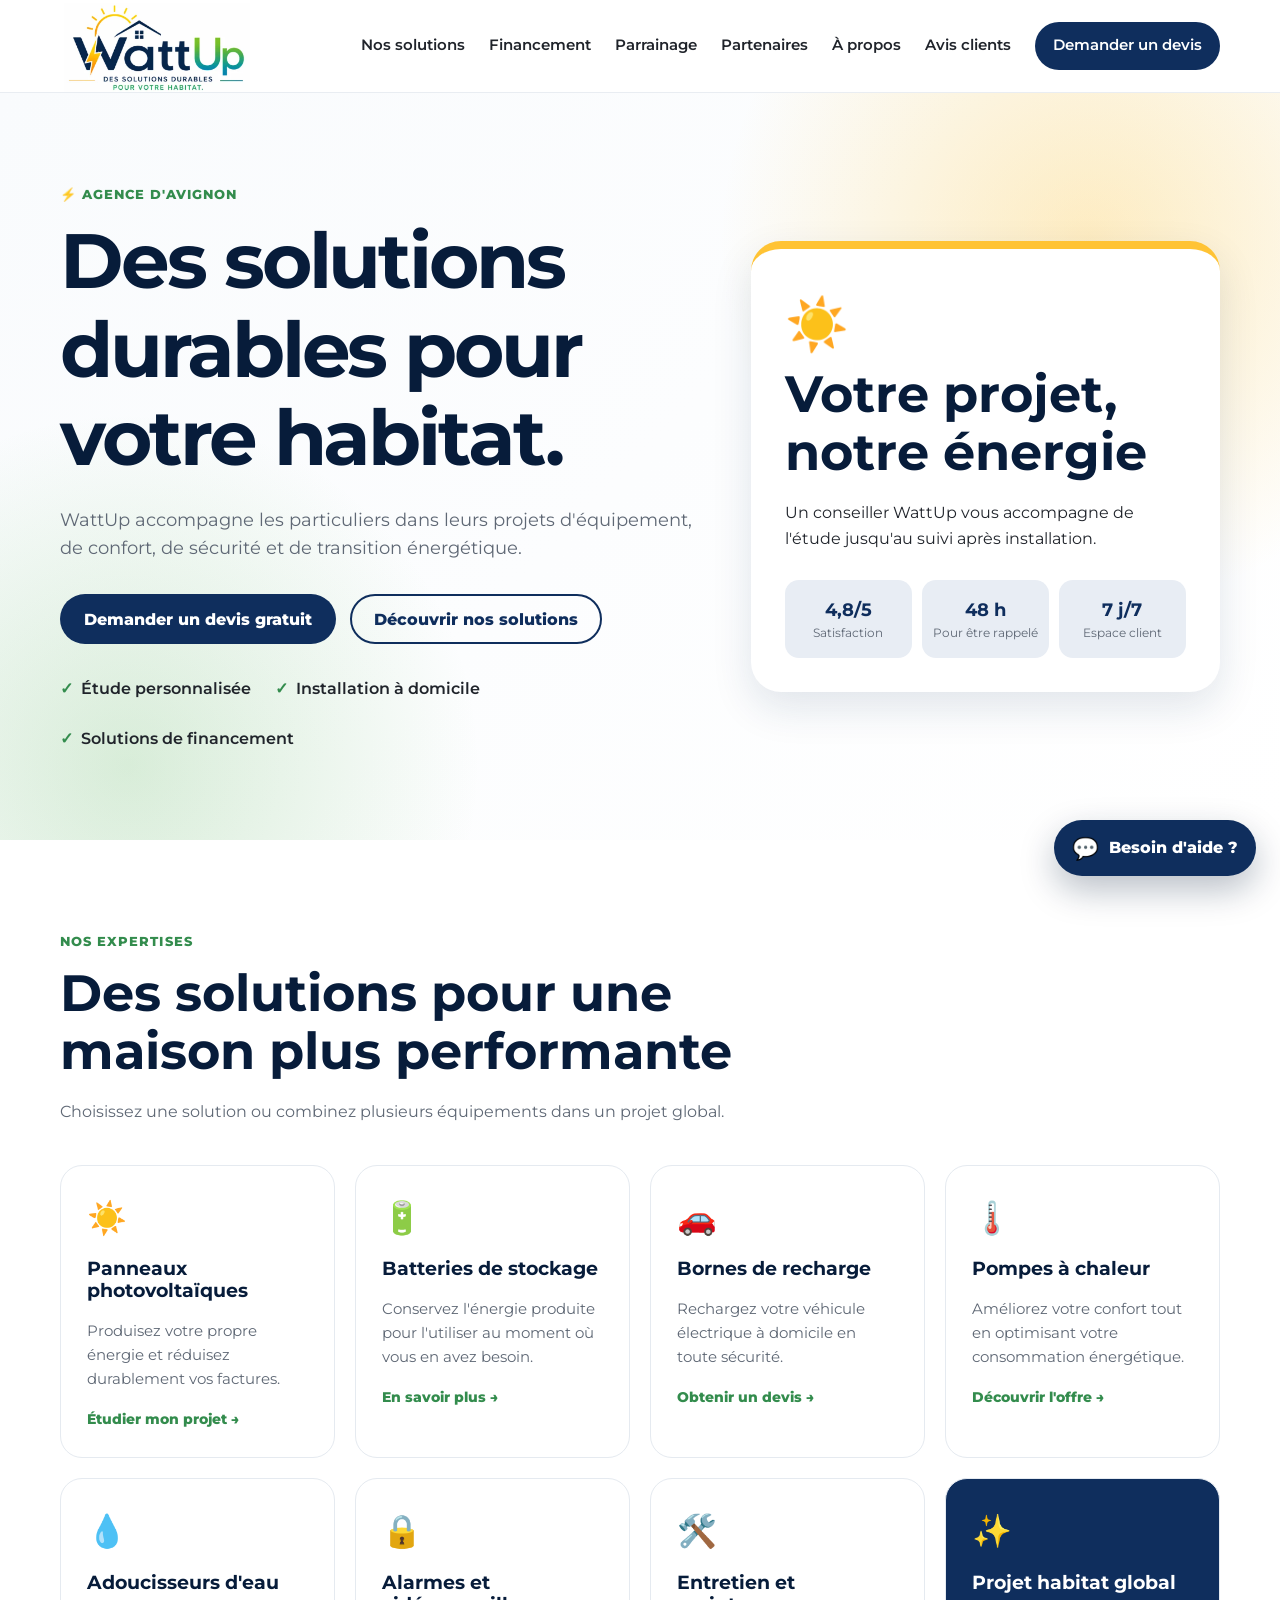
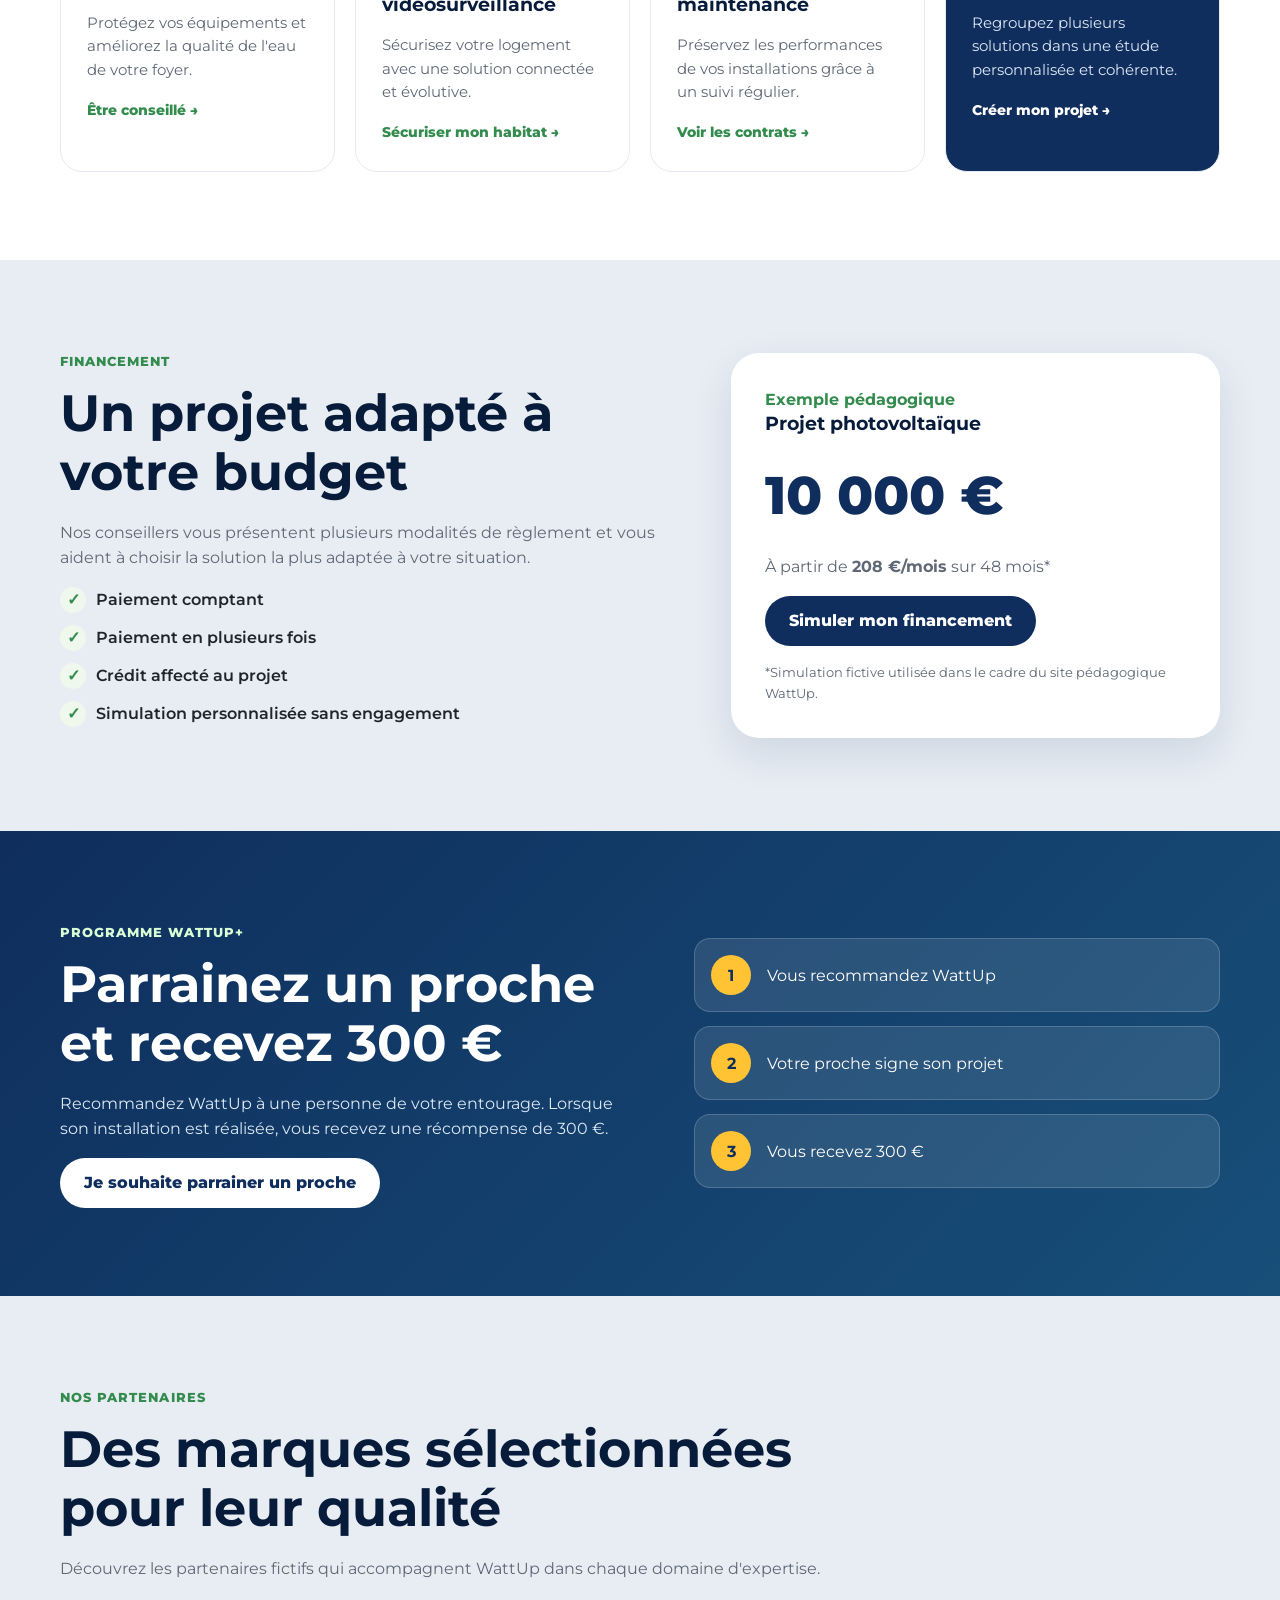
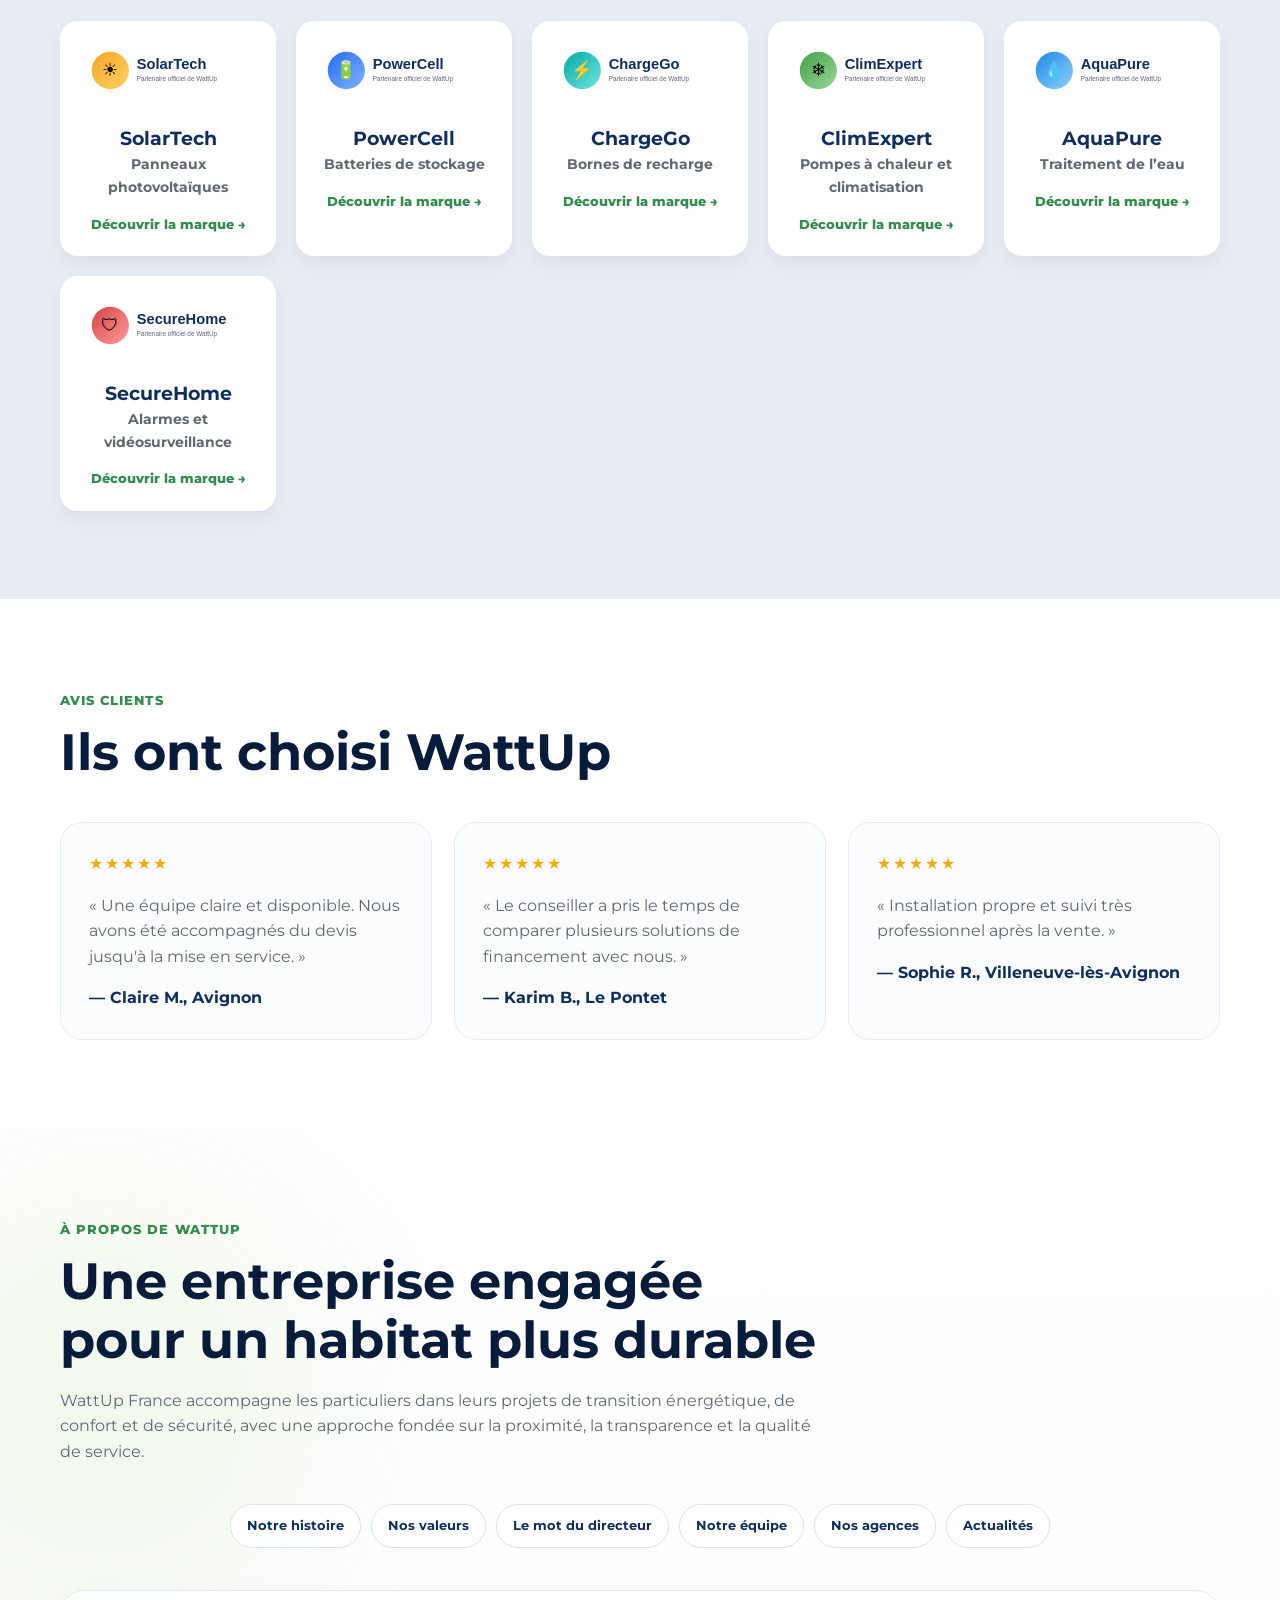
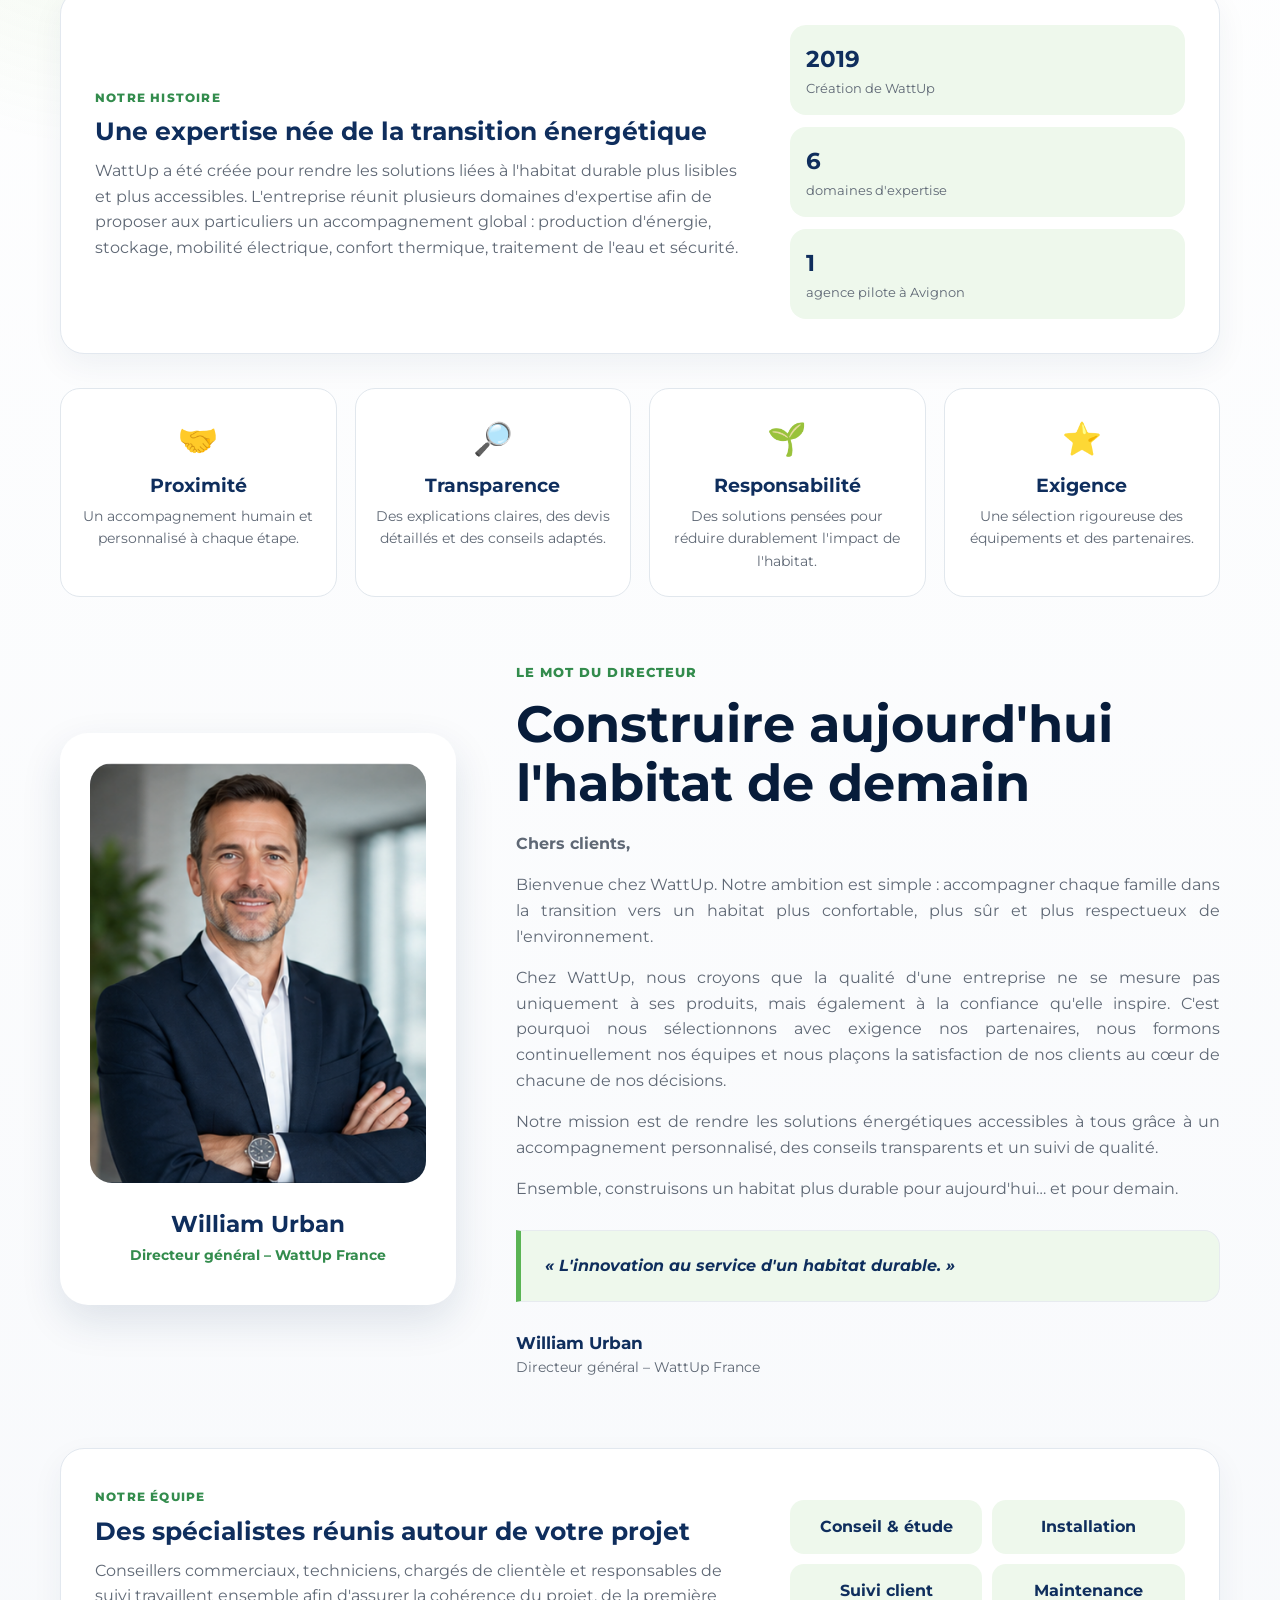
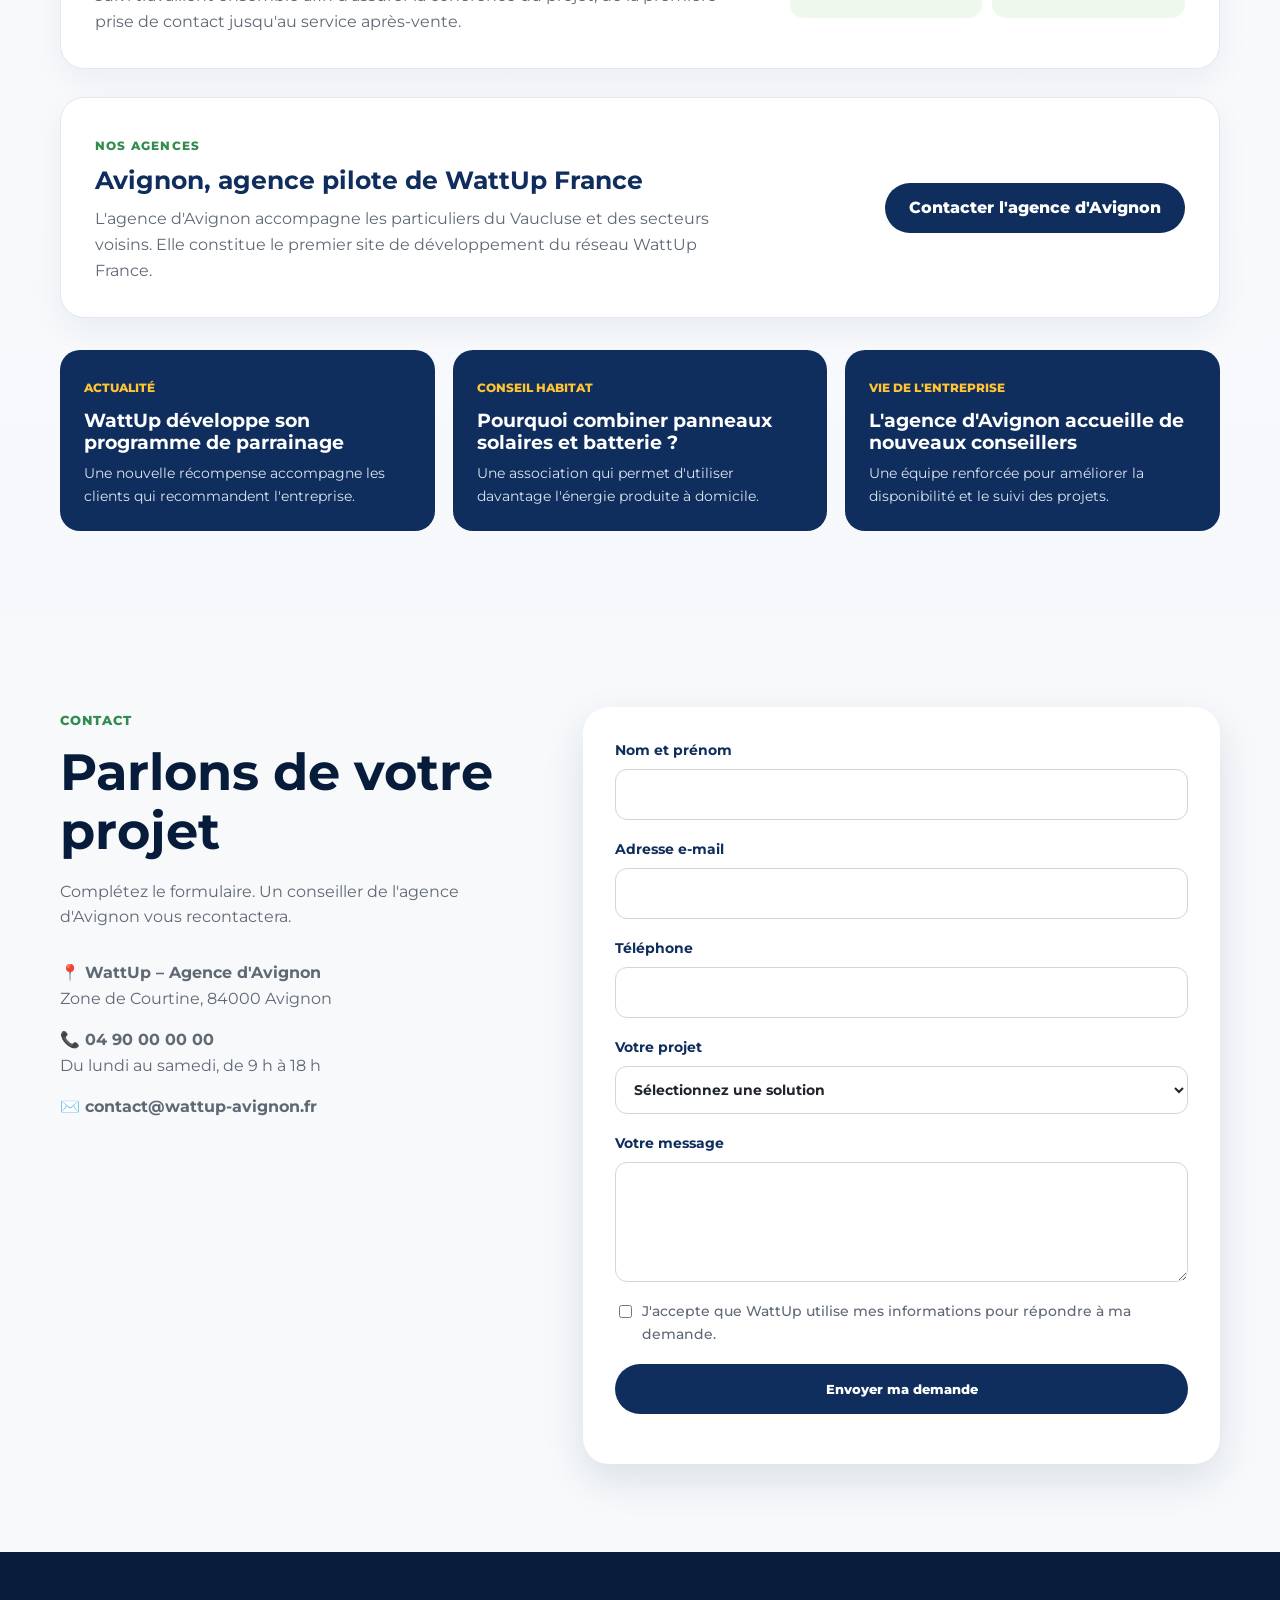
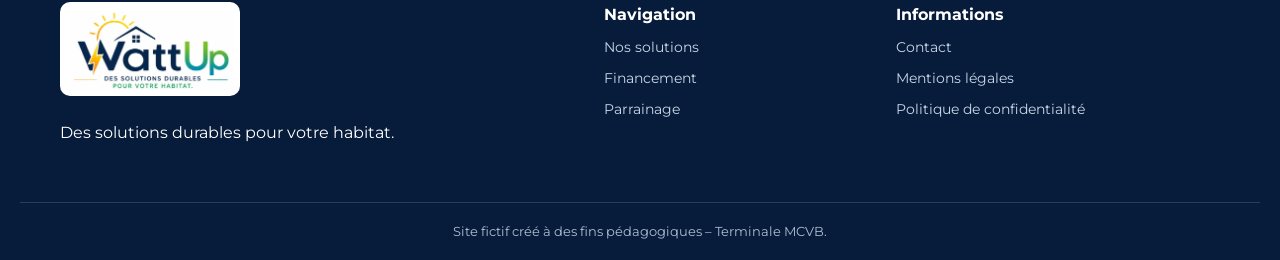
<file: index.html>
<!DOCTYPE html>
<html lang="fr">
<head>
  <meta charset="UTF-8">
  <meta name="viewport" content="width=device-width, initial-scale=1.0">
  <meta name="description" content="WattUp Avignon : solutions durables pour votre habitat.">
  <title>WattUp | Agence d'Avignon</title>
  <link rel="preconnect" href="https://fonts.googleapis.com">
  <link rel="preconnect" href="https://fonts.gstatic.com" crossorigin>
  <link href="https://fonts.googleapis.com/css2?family=Montserrat:wght@400;500;600;700;800&display=swap" rel="stylesheet">
  <link rel="stylesheet" href="style.css">
</head>
<body>
  <header class="site-header">
    <div class="container nav-wrap">
      <a class="brand" href="#accueil" aria-label="Accueil WattUp">
        <img src="assets/logo-wattup.png" alt="Logo WattUp">
      </a>

      <button class="menu-button" aria-label="Ouvrir le menu" aria-expanded="false">
        ☰
      </button>

      <nav class="main-nav" aria-label="Navigation principale">
        <a href="#solutions">Nos solutions</a>
        <a href="#financement">Financement</a>
        <a href="#parrainage">Parrainage</a>
        <a href="#partenaires">Partenaires</a>
        <a href="#apropos">À propos</a>
        <a href="#avis">Avis clients</a>
        <a class="nav-cta" href="#contact">Demander un devis</a>
      </nav>
    </div>
  </header>

  <main>
    <section id="accueil" class="hero">
      <div class="container hero-grid">
        <div class="hero-content">
          <span class="eyebrow">⚡ Agence d'Avignon</span>
          <h1>Des solutions durables pour votre habitat.</h1>
          <p>
            WattUp accompagne les particuliers dans leurs projets d'équipement,
            de confort, de sécurité et de transition énergétique.
          </p>
          <div class="hero-actions">
            <a class="button primary" href="#contact">Demander un devis gratuit</a>
            <a class="button secondary" href="#solutions">Découvrir nos solutions</a>
          </div>
          <ul class="hero-points">
            <li>Étude personnalisée</li>
            <li>Installation à domicile</li>
            <li>Solutions de financement</li>
          </ul>
        </div>

        <aside class="hero-card">
          <div class="energy-icon">☀️</div>
          <h2>Votre projet, notre énergie</h2>
          <p>Un conseiller WattUp vous accompagne de l'étude jusqu'au suivi après installation.</p>
          <div class="stats">
            <div><strong>4,8/5</strong><span>Satisfaction</span></div>
            <div><strong>48 h</strong><span>Pour être rappelé</span></div>
            <div><strong>7 j/7</strong><span>Espace client</span></div>
          </div>
        </aside>
      </div>
    </section>

    <section id="solutions" class="section">
      <div class="container">
        <div class="section-heading">
          <span class="eyebrow">Nos expertises</span>
          <h2>Des solutions pour une maison plus performante</h2>
          <p>Choisissez une solution ou combinez plusieurs équipements dans un projet global.</p>
        </div>

        <div class="cards">
          <article class="service-card">
            <span class="service-icon">☀️</span>
            <h3>Panneaux photovoltaïques</h3>
            <p>Produisez votre propre énergie et réduisez durablement vos factures.</p>
            <a href="#contact">Étudier mon projet →</a>
          </article>

          <article class="service-card">
            <span class="service-icon">🔋</span>
            <h3>Batteries de stockage</h3>
            <p>Conservez l'énergie produite pour l'utiliser au moment où vous en avez besoin.</p>
            <a href="#contact">En savoir plus →</a>
          </article>

          <article class="service-card">
            <span class="service-icon">🚗</span>
            <h3>Bornes de recharge</h3>
            <p>Rechargez votre véhicule électrique à domicile en toute sécurité.</p>
            <a href="#contact">Obtenir un devis →</a>
          </article>

          <article class="service-card">
            <span class="service-icon">🌡️</span>
            <h3>Pompes à chaleur</h3>
            <p>Améliorez votre confort tout en optimisant votre consommation énergétique.</p>
            <a href="#contact">Découvrir l'offre →</a>
          </article>

          <article class="service-card">
            <span class="service-icon">💧</span>
            <h3>Adoucisseurs d'eau</h3>
            <p>Protégez vos équipements et améliorez la qualité de l'eau de votre foyer.</p>
            <a href="#contact">Être conseillé →</a>
          </article>

          <article class="service-card">
            <span class="service-icon">🔒</span>
            <h3>Alarmes et vidéosurveillance</h3>
            <p>Sécurisez votre logement avec une solution connectée et évolutive.</p>
            <a href="#contact">Sécuriser mon habitat →</a>
          </article>

          <article class="service-card">
            <span class="service-icon">🛠️</span>
            <h3>Entretien et maintenance</h3>
            <p>Préservez les performances de vos installations grâce à un suivi régulier.</p>
            <a href="#contact">Voir les contrats →</a>
          </article>

          <article class="service-card highlighted">
            <span class="service-icon">✨</span>
            <h3>Projet habitat global</h3>
            <p>Regroupez plusieurs solutions dans une étude personnalisée et cohérente.</p>
            <a href="#contact">Créer mon projet →</a>
          </article>
        </div>
      </div>
    </section>

    <section id="financement" class="section soft-bg">
      <div class="container split">
        <div>
          <span class="eyebrow">Financement</span>
          <h2>Un projet adapté à votre budget</h2>
          <p>
            Nos conseillers vous présentent plusieurs modalités de règlement et vous aident
            à choisir la solution la plus adaptée à votre situation.
          </p>
          <ul class="check-list">
            <li>Paiement comptant</li>
            <li>Paiement en plusieurs fois</li>
            <li>Crédit affecté au projet</li>
            <li>Simulation personnalisée sans engagement</li>
          </ul>
        </div>
        <div class="finance-box">
          <span>Exemple pédagogique</span>
          <h3>Projet photovoltaïque</h3>
          <div class="price">10 000 €</div>
          <p>À partir de <strong>208 €/mois</strong> sur 48 mois*</p>
          <a class="button primary" href="#contact">Simuler mon financement</a>
          <small>*Simulation fictive utilisée dans le cadre du site pédagogique WattUp.</small>
        </div>
      </div>
    </section>

    <section id="parrainage" class="section referral">
      <div class="container referral-grid">
        <div>
          <span class="eyebrow light">Programme WattUp+</span>
          <h2>Parrainez un proche et recevez 300 €</h2>
          <p>
            Recommandez WattUp à une personne de votre entourage. Lorsque son installation
            est réalisée, vous recevez une récompense de 300 €.
          </p>
          <a class="button light-button" href="#contact">Je souhaite parrainer un proche</a>
        </div>
        <div class="referral-steps">
          <div><strong>1</strong><span>Vous recommandez WattUp</span></div>
          <div><strong>2</strong><span>Votre proche signe son projet</span></div>
          <div><strong>3</strong><span>Vous recevez 300 €</span></div>
        </div>
      </div>
    </section>

    

<section class="section soft-bg" id="partenaires">
  <div class="container">
    <div class="section-heading">
      <span class="eyebrow">Nos partenaires</span>
      <h2>Des marques sélectionnées pour leur qualité</h2>
      <p>Découvrez les partenaires fictifs qui accompagnent WattUp dans chaque domaine d'expertise.</p>
    </div>
    <div class="partner-grid">

      <a class="partner partner-link" href="partenaires/solartech.html">
        <img src="assets/solartech.svg" alt="Logo SolarTech">
        <h3>SolarTech</h3>
        <p>Panneaux photovoltaïques</p>
        <span>Découvrir la marque →</span>
      </a>
      <a class="partner partner-link" href="partenaires/powercell.html">
        <img src="assets/powercell.svg" alt="Logo PowerCell">
        <h3>PowerCell</h3>
        <p>Batteries de stockage</p>
        <span>Découvrir la marque →</span>
      </a>
      <a class="partner partner-link" href="partenaires/chargego.html">
        <img src="assets/chargego.svg" alt="Logo ChargeGo">
        <h3>ChargeGo</h3>
        <p>Bornes de recharge</p>
        <span>Découvrir la marque →</span>
      </a>
      <a class="partner partner-link" href="partenaires/climexpert.html">
        <img src="assets/climexpert.svg" alt="Logo ClimExpert">
        <h3>ClimExpert</h3>
        <p>Pompes à chaleur et climatisation</p>
        <span>Découvrir la marque →</span>
      </a>
      <a class="partner partner-link" href="partenaires/aquapure.html">
        <img src="assets/aquapure.svg" alt="Logo AquaPure">
        <h3>AquaPure</h3>
        <p>Traitement de l’eau</p>
        <span>Découvrir la marque →</span>
      </a>
      <a class="partner partner-link" href="partenaires/securehome.html">
        <img src="assets/securehome.svg" alt="Logo SecureHome">
        <h3>SecureHome</h3>
        <p>Alarmes et vidéosurveillance</p>
        <span>Découvrir la marque →</span>
      </a>
    </div>
  </div>
</section>

<section id="avis" class="section">
      <div class="container">
        <div class="section-heading">
          <span class="eyebrow">Avis clients</span>
          <h2>Ils ont choisi WattUp</h2>
        </div>
        <div class="testimonials">
          <blockquote>
            <div class="stars">★★★★★</div>
            <p>« Une équipe claire et disponible. Nous avons été accompagnés du devis jusqu'à la mise en service. »</p>
            <footer>— Claire M., Avignon</footer>
          </blockquote>
          <blockquote>
            <div class="stars">★★★★★</div>
            <p>« Le conseiller a pris le temps de comparer plusieurs solutions de financement avec nous. »</p>
            <footer>— Karim B., Le Pontet</footer>
          </blockquote>
          <blockquote>
            <div class="stars">★★★★★</div>
            <p>« Installation propre et suivi très professionnel après la vente. »</p>
            <footer>— Sophie R., Villeneuve-lès-Avignon</footer>
          </blockquote>
        </div>
      </div>
    </section>

    
    
    <section id="apropos" class="section about-section">
      <div class="container">
        <div class="section-heading">
          <span class="eyebrow">À propos de WattUp</span>
          <h2>Une entreprise engagée pour un habitat plus durable</h2>
          <p>
            WattUp France accompagne les particuliers dans leurs projets de transition
            énergétique, de confort et de sécurité, avec une approche fondée sur la proximité,
            la transparence et la qualité de service.
          </p>
        </div>

        <div class="about-nav" aria-label="Rubriques À propos">
          <a href="#histoire">Notre histoire</a>
          <a href="#valeurs">Nos valeurs</a>
          <a href="#direction">Le mot du directeur</a>
          <a href="#equipe">Notre équipe</a>
          <a href="#agences">Nos agences</a>
          <a href="#actualites">Actualités</a>
        </div>

        <div id="histoire" class="about-panel story-panel">
          <div>
            <span class="mini-label">Notre histoire</span>
            <h3>Une expertise née de la transition énergétique</h3>
            <p>
              WattUp a été créée pour rendre les solutions liées à l'habitat durable
              plus lisibles et plus accessibles. L'entreprise réunit plusieurs domaines
              d'expertise afin de proposer aux particuliers un accompagnement global :
              production d'énergie, stockage, mobilité électrique, confort thermique,
              traitement de l'eau et sécurité.
            </p>
          </div>
          <div class="history-numbers">
            <div><strong>2019</strong><span>Création de WattUp</span></div>
            <div><strong>6</strong><span>domaines d'expertise</span></div>
            <div><strong>1</strong><span>agence pilote à Avignon</span></div>
          </div>
        </div>

        <div id="valeurs" class="values-grid">
          <article><span>🤝</span><h3>Proximité</h3><p>Un accompagnement humain et personnalisé à chaque étape.</p></article>
          <article><span>🔎</span><h3>Transparence</h3><p>Des explications claires, des devis détaillés et des conseils adaptés.</p></article>
          <article><span>🌱</span><h3>Responsabilité</h3><p>Des solutions pensées pour réduire durablement l'impact de l'habitat.</p></article>
          <article><span>⭐</span><h3>Exigence</h3><p>Une sélection rigoureuse des équipements et des partenaires.</p></article>
        </div>

        <div id="direction" class="director-grid">
          <div class="director-portrait">
            <figure class="director-photo">
              <img src="assets/william-urban.png"
                   alt="Portrait fictif de William Urban, directeur général de WattUp France">
            </figure>
            <div class="director-identity">
              <h3>William Urban</h3>
              <p>Directeur général – WattUp France</p>
            </div>
          </div>

          <div class="director-message">
            <span class="eyebrow">Le mot du directeur</span>
            <h2>Construire aujourd'hui l'habitat de demain</h2>

            <p><strong>Chers clients,</strong></p>

            <p>
              Bienvenue chez WattUp. Notre ambition est simple : accompagner chaque famille
              dans la transition vers un habitat plus confortable, plus sûr et plus respectueux
              de l'environnement.
            </p>

            <p>
              Chez WattUp, nous croyons que la qualité d'une entreprise ne se mesure pas
              uniquement à ses produits, mais également à la confiance qu'elle inspire.
              C'est pourquoi nous sélectionnons avec exigence nos partenaires, nous formons
              continuellement nos équipes et nous plaçons la satisfaction de nos clients
              au cœur de chacune de nos décisions.
            </p>

            <p>
              Notre mission est de rendre les solutions énergétiques accessibles à tous
              grâce à un accompagnement personnalisé, des conseils transparents et un suivi
              de qualité.
            </p>

            <p>
              Ensemble, construisons un habitat plus durable pour aujourd'hui… et pour demain.
            </p>

            <blockquote class="director-quote">
              « L'innovation au service d'un habitat durable. »
            </blockquote>

            <div class="director-signature">
              <strong>William Urban</strong>
              <span>Directeur général – WattUp France</span>
            </div>
          </div>
        </div>

        <div id="equipe" class="about-panel">
          <div>
            <span class="mini-label">Notre équipe</span>
            <h3>Des spécialistes réunis autour de votre projet</h3>
            <p>
              Conseillers commerciaux, techniciens, chargés de clientèle et responsables
              de suivi travaillent ensemble afin d'assurer la cohérence du projet,
              de la première prise de contact jusqu'au service après-vente.
            </p>
          </div>
          <div class="team-list">
            <span>Conseil & étude</span>
            <span>Installation</span>
            <span>Suivi client</span>
            <span>Maintenance</span>
          </div>
        </div>

        <div id="agences" class="about-panel agency-panel">
          <div>
            <span class="mini-label">Nos agences</span>
            <h3>Avignon, agence pilote de WattUp France</h3>
            <p>
              L'agence d'Avignon accompagne les particuliers du Vaucluse et des secteurs
              voisins. Elle constitue le premier site de développement du réseau WattUp France.
            </p>
          </div>
          <a class="button primary" href="#contact">Contacter l'agence d'Avignon</a>
        </div>

        <div id="actualites" class="news-grid">
          <article>
            <span>Actualité</span>
            <h3>WattUp développe son programme de parrainage</h3>
            <p>Une nouvelle récompense accompagne les clients qui recommandent l'entreprise.</p>
          </article>
          <article>
            <span>Conseil habitat</span>
            <h3>Pourquoi combiner panneaux solaires et batterie ?</h3>
            <p>Une association qui permet d'utiliser davantage l'énergie produite à domicile.</p>
          </article>
          <article>
            <span>Vie de l'entreprise</span>
            <h3>L'agence d'Avignon accueille de nouveaux conseillers</h3>
            <p>Une équipe renforcée pour améliorer la disponibilité et le suivi des projets.</p>
          </article>
        </div>
      </div>
    </section>

<section id="contact" class="section contact-section">
      <div class="container contact-grid">
        <div>
          <span class="eyebrow">Contact</span>
          <h2>Parlons de votre projet</h2>
          <p>Complétez le formulaire. Un conseiller de l'agence d'Avignon vous recontactera.</p>
          <div class="contact-details">
            <p><strong>📍 WattUp – Agence d'Avignon</strong><br>Zone de Courtine, 84000 Avignon</p>
            <p><strong>📞 04 90 00 00 00</strong><br>Du lundi au samedi, de 9 h à 18 h</p>
            <p><strong>✉️ contact@wattup-avignon.fr</strong></p>
          </div>
        </div>

        <form id="quote-form" class="contact-form">
          <label>
            Nom et prénom
            <input type="text" name="name" required>
          </label>
          <label>
            Adresse e-mail
            <input type="email" name="email" required>
          </label>
          <label>
            Téléphone
            <input type="tel" name="phone">
          </label>
          <label>
            Votre projet
            <select name="project" required>
              <option value="">Sélectionnez une solution</option>
              <option>Panneaux photovoltaïques</option>
              <option>Batterie de stockage</option>
              <option>Borne de recharge</option>
              <option>Pompe à chaleur</option>
              <option>Adoucisseur d'eau</option>
              <option>Alarme et vidéosurveillance</option>
              <option>Entretien et maintenance</option>
              <option>Projet habitat global</option>
            </select>
          </label>
          <label>
            Votre message
            <textarea name="message" rows="4"></textarea>
          </label>
          <label class="consent">
            <input type="checkbox" required>
            <span>J'accepte que WattUp utilise mes informations pour répondre à ma demande.</span>
          </label>
          <button class="button primary" type="submit">Envoyer ma demande</button>
          <p id="form-message" class="form-message" role="status"></p>
        </form>
      </div>
    </section>
  </main>

  <footer class="site-footer">
    <div class="container footer-grid">
      <div>
        <img src="assets/logo-wattup.png" alt="WattUp" class="footer-logo">
        <p>Des solutions durables pour votre habitat.</p>
      </div>
      <div>
        <strong>Navigation</strong>
        <a href="#solutions">Nos solutions</a>
        <a href="#financement">Financement</a>
        <a href="#parrainage">Parrainage</a>
      </div>
      <div>
        <strong>Informations</strong>
        <a href="#contact">Contact</a>
        <a href="#">Mentions légales</a>
        <a href="#">Politique de confidentialité</a>
      </div>
    </div>
    <p class="pedagogical-note">
      Site fictif créé à des fins pédagogiques – Terminale MCVB.
    </p>
  </footer>


  <button id="chatbot-toggle" class="chatbot-toggle" aria-label="Ouvrir le chatbot WattBot">
    <span>💬</span>
    <span class="chatbot-label">Besoin d'aide ?</span>
  </button>

  <aside id="chatbot" class="chatbot" aria-hidden="true" aria-label="Assistant virtuel WattBot">
    <div class="chatbot-header">
      <div>
        <strong>⚡ WattBot</strong>
        <span>Assistant virtuel WattUp</span>
      </div>
      <button id="chatbot-close" aria-label="Fermer le chatbot">×</button>
    </div>

    <div id="chatbot-messages" class="chatbot-messages" aria-live="polite">
      <div class="bot-message">
        Bonjour 👋 Je suis WattBot. Comment puis-je vous aider aujourd'hui ?
      </div>
    </div>

    <div class="chatbot-suggestions">
      <button data-question="solutions">Nos solutions</button>
      <button data-question="financement">Financement</button>
      <button data-question="parrainage">Parrainage</button>
      <button data-question="partenaires">Partenaires</button>
      <button data-question="rendez-vous">Prendre rendez-vous</button>
    </div>

    <form id="chatbot-form" class="chatbot-form">
      <label class="sr-only" for="chatbot-input">Votre question</label>
      <input id="chatbot-input" type="text" placeholder="Écrivez votre question..." autocomplete="off">
      <button type="submit" aria-label="Envoyer">➤</button>
    </form>

    <p class="chatbot-note">Assistant fictif à usage pédagogique.</p>
  </aside>

  <script src="script.js"></script>
</body>
</html>
</file>
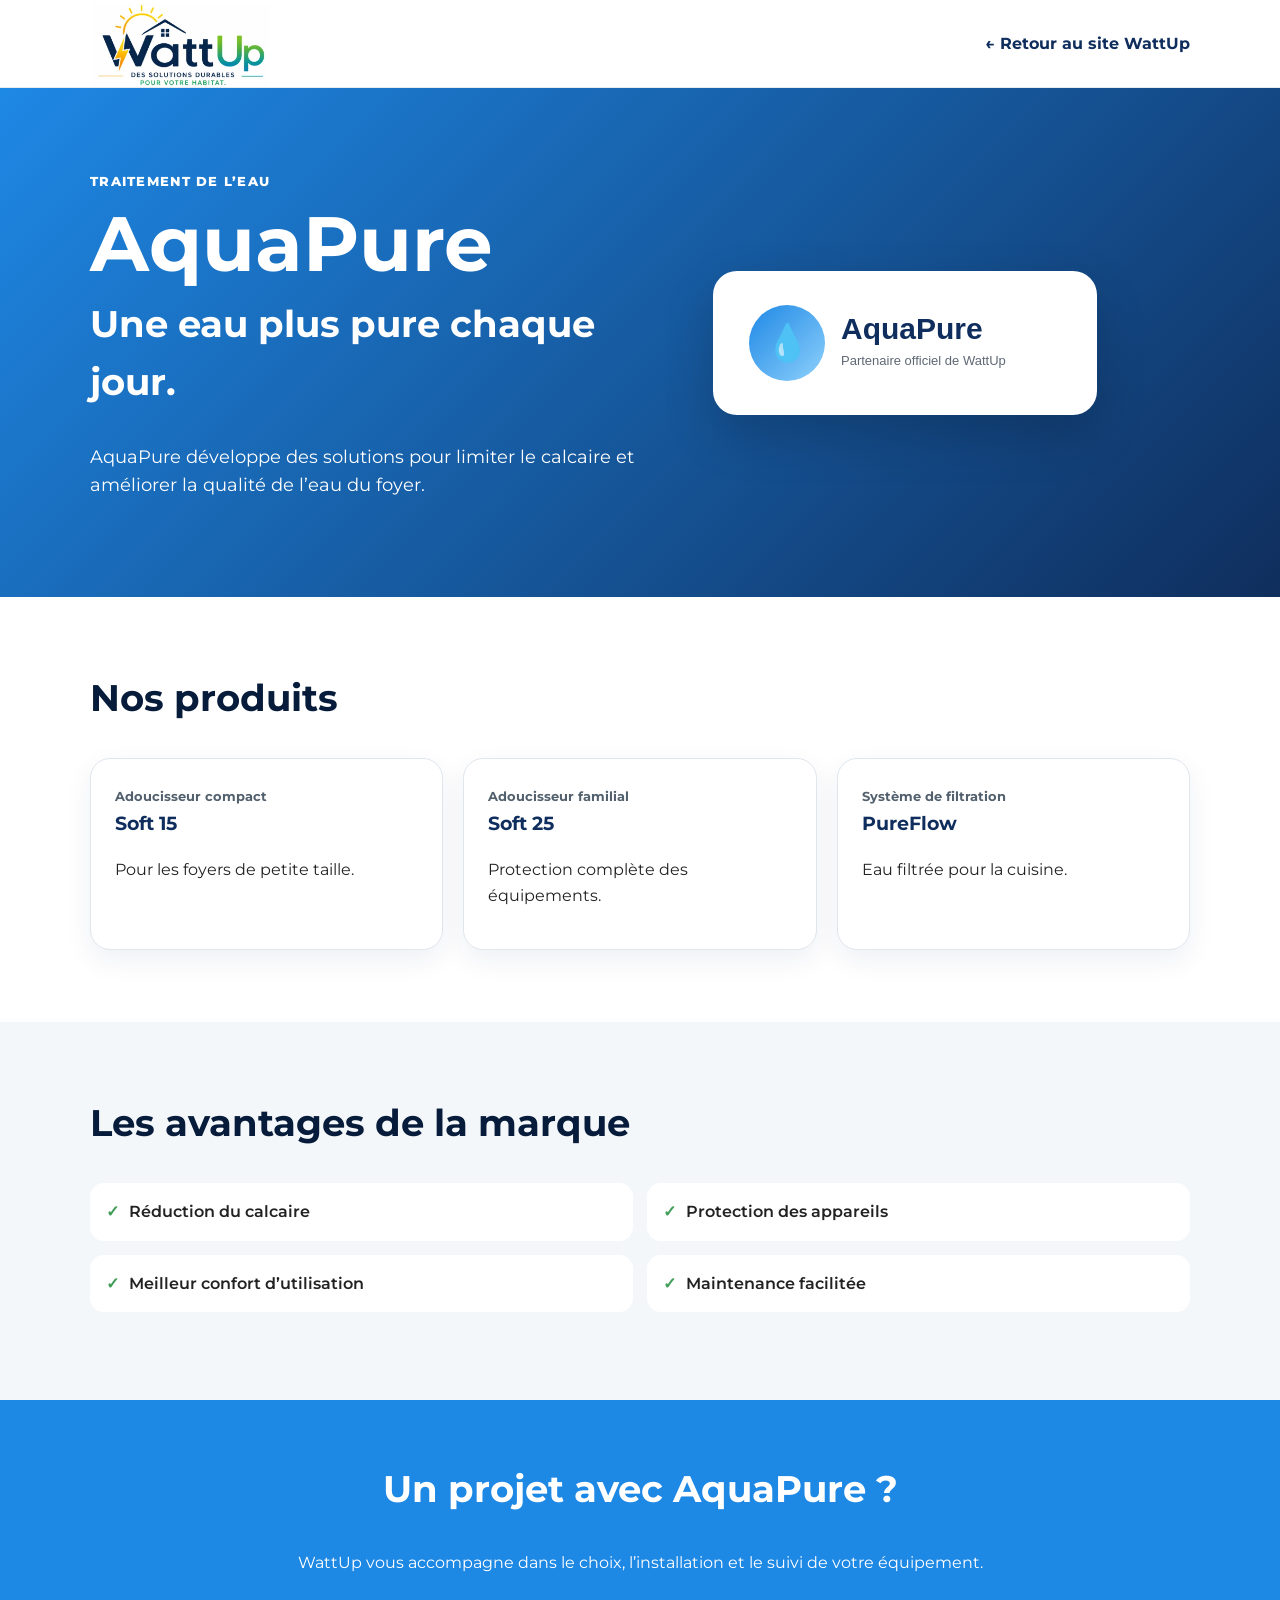
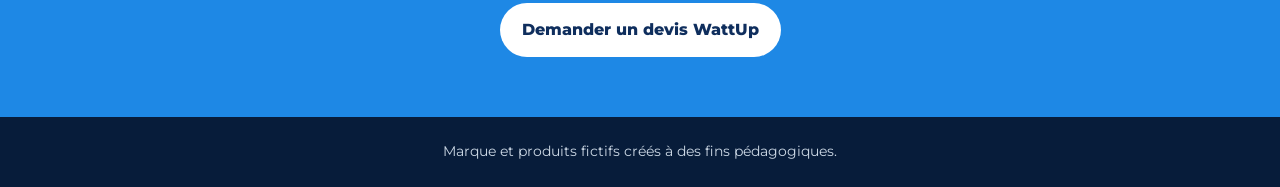
<file: partenaires/aquapure.html>
<!doctype html>
<html lang="fr">
<head>
<meta charset="utf-8"><meta name="viewport" content="width=device-width,initial-scale=1">
<title>AquaPure | Partenaire WattUp</title>
<link rel="preconnect" href="https://fonts.googleapis.com">
<link rel="preconnect" href="https://fonts.gstatic.com" crossorigin>
<link href="https://fonts.googleapis.com/css2?family=Montserrat:wght@400;600;700;800&display=swap" rel="stylesheet">
<link rel="stylesheet" href="partenaires.css">
</head>
<body>
<header><div class="container"><nav><img src="../assets/logo-wattup.png" alt="WattUp"><a class="back" href="../index.html#partenaires">← Retour au site WattUp</a></nav></div></header>
<main>
<section class="hero" style="background:linear-gradient(135deg,#1E88E5,#0f2e5d)">
<div class="container hero-grid">
<div><span class="tag">Traitement de l’eau</span><h1>AquaPure</h1><h2 style="color:white">Une eau plus pure chaque jour.</h2><p>AquaPure développe des solutions pour limiter le calcaire et améliorer la qualité de l’eau du foyer.</p></div>
<img src="../assets/aquapure.svg" alt="Logo AquaPure">
</div></section>
<section><div class="container"><h2>Nos produits</h2><div class="products"><article class="card"><span>Adoucisseur compact</span><h3>Soft 15</h3><p>Pour les foyers de petite taille.</p></article><article class="card"><span>Adoucisseur familial</span><h3>Soft 25</h3><p>Protection complète des équipements.</p></article><article class="card"><span>Système de filtration</span><h3>PureFlow</h3><p>Eau filtrée pour la cuisine.</p></article></div></div></section>
<section class="soft"><div class="container"><h2>Les avantages de la marque</h2><ul class="benefits"><li>Réduction du calcaire</li><li>Protection des appareils</li><li>Meilleur confort d’utilisation</li><li>Maintenance facilitée</li></ul></div></section>
<section class="cta" style="background:#1E88E5"><div class="container"><h2 style="color:white">Un projet avec AquaPure ?</h2><p>WattUp vous accompagne dans le choix, l’installation et le suivi de votre équipement.</p><a class="button" href="../index.html#contact">Demander un devis WattUp</a></div></section>
</main>
<footer>Marque et produits fictifs créés à des fins pédagogiques.</footer>
</body></html>
</file>
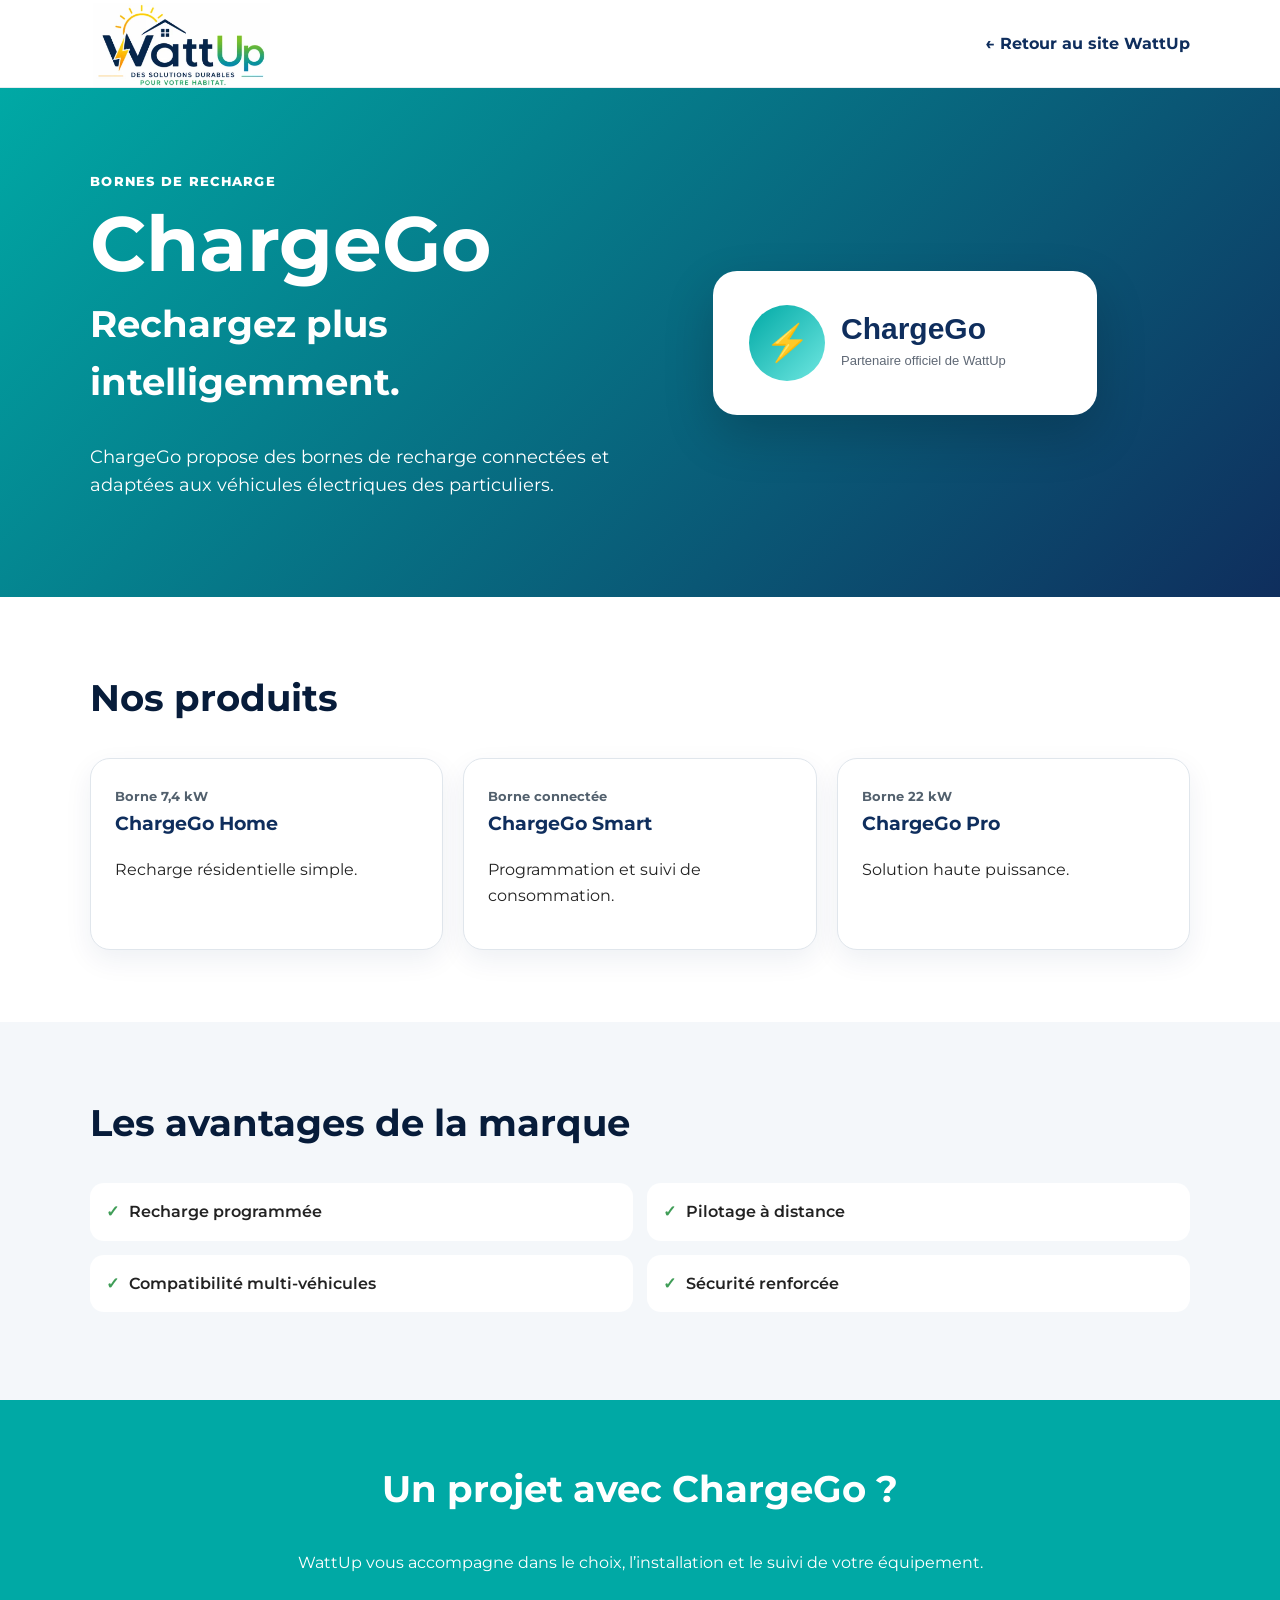
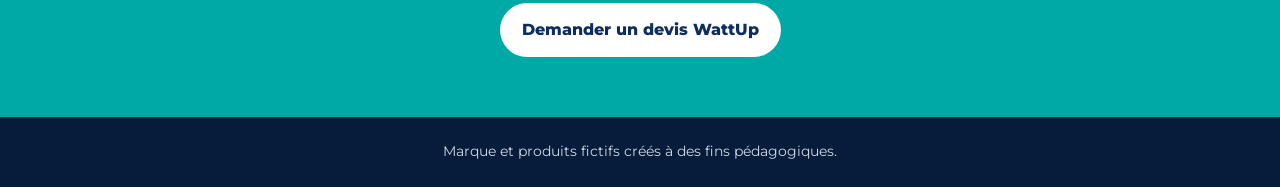
<file: partenaires/chargego.html>
<!doctype html>
<html lang="fr">
<head>
<meta charset="utf-8"><meta name="viewport" content="width=device-width,initial-scale=1">
<title>ChargeGo | Partenaire WattUp</title>
<link rel="preconnect" href="https://fonts.googleapis.com">
<link rel="preconnect" href="https://fonts.gstatic.com" crossorigin>
<link href="https://fonts.googleapis.com/css2?family=Montserrat:wght@400;600;700;800&display=swap" rel="stylesheet">
<link rel="stylesheet" href="partenaires.css">
</head>
<body>
<header><div class="container"><nav><img src="../assets/logo-wattup.png" alt="WattUp"><a class="back" href="../index.html#partenaires">← Retour au site WattUp</a></nav></div></header>
<main>
<section class="hero" style="background:linear-gradient(135deg,#00A9A5,#0f2e5d)">
<div class="container hero-grid">
<div><span class="tag">Bornes de recharge</span><h1>ChargeGo</h1><h2 style="color:white">Rechargez plus intelligemment.</h2><p>ChargeGo propose des bornes de recharge connectées et adaptées aux véhicules électriques des particuliers.</p></div>
<img src="../assets/chargego.svg" alt="Logo ChargeGo">
</div></section>
<section><div class="container"><h2>Nos produits</h2><div class="products"><article class="card"><span>Borne 7,4 kW</span><h3>ChargeGo Home</h3><p>Recharge résidentielle simple.</p></article><article class="card"><span>Borne connectée</span><h3>ChargeGo Smart</h3><p>Programmation et suivi de consommation.</p></article><article class="card"><span>Borne 22 kW</span><h3>ChargeGo Pro</h3><p>Solution haute puissance.</p></article></div></div></section>
<section class="soft"><div class="container"><h2>Les avantages de la marque</h2><ul class="benefits"><li>Recharge programmée</li><li>Pilotage à distance</li><li>Compatibilité multi-véhicules</li><li>Sécurité renforcée</li></ul></div></section>
<section class="cta" style="background:#00A9A5"><div class="container"><h2 style="color:white">Un projet avec ChargeGo ?</h2><p>WattUp vous accompagne dans le choix, l’installation et le suivi de votre équipement.</p><a class="button" href="../index.html#contact">Demander un devis WattUp</a></div></section>
</main>
<footer>Marque et produits fictifs créés à des fins pédagogiques.</footer>
</body></html>
</file>
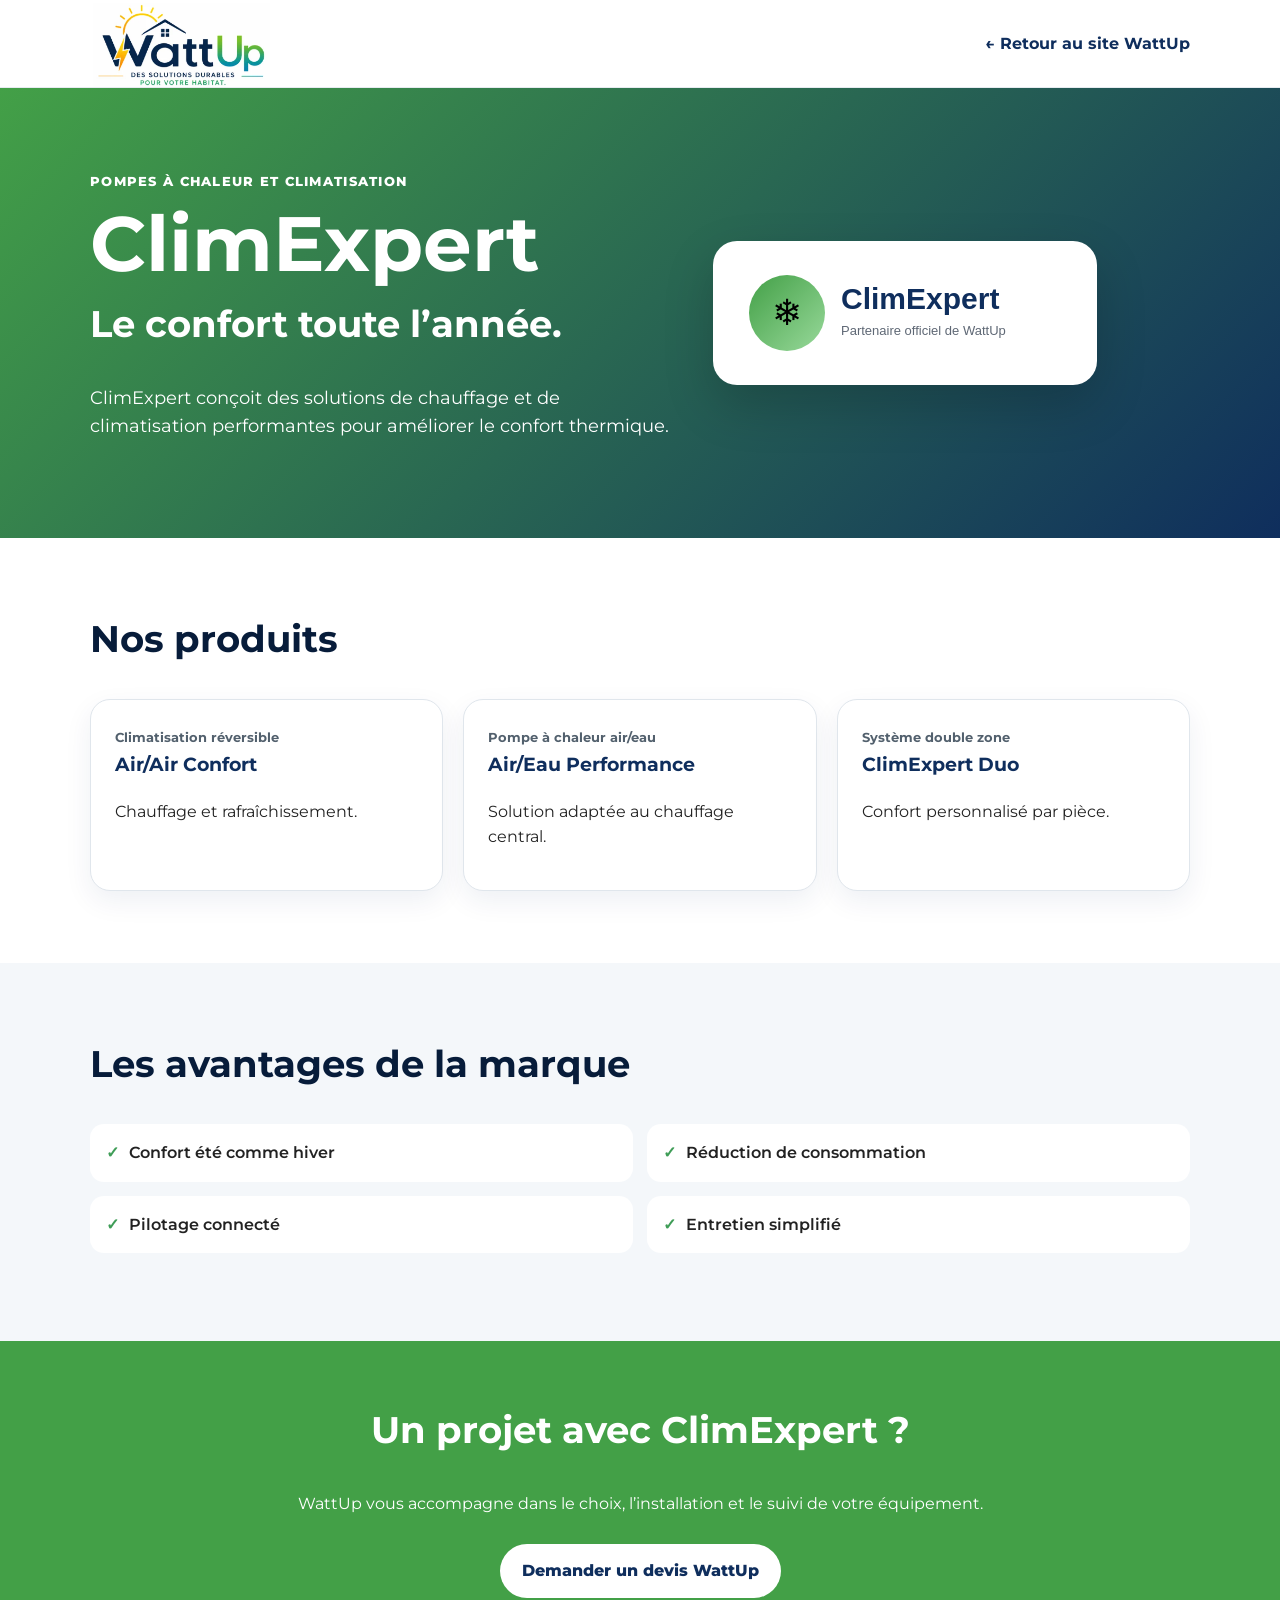
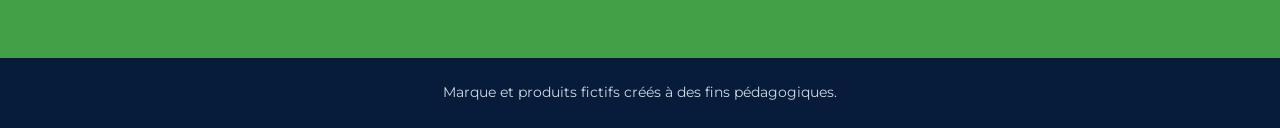
<file: partenaires/climexpert.html>
<!doctype html>
<html lang="fr">
<head>
<meta charset="utf-8"><meta name="viewport" content="width=device-width,initial-scale=1">
<title>ClimExpert | Partenaire WattUp</title>
<link rel="preconnect" href="https://fonts.googleapis.com">
<link rel="preconnect" href="https://fonts.gstatic.com" crossorigin>
<link href="https://fonts.googleapis.com/css2?family=Montserrat:wght@400;600;700;800&display=swap" rel="stylesheet">
<link rel="stylesheet" href="partenaires.css">
</head>
<body>
<header><div class="container"><nav><img src="../assets/logo-wattup.png" alt="WattUp"><a class="back" href="../index.html#partenaires">← Retour au site WattUp</a></nav></div></header>
<main>
<section class="hero" style="background:linear-gradient(135deg,#43A047,#0f2e5d)">
<div class="container hero-grid">
<div><span class="tag">Pompes à chaleur et climatisation</span><h1>ClimExpert</h1><h2 style="color:white">Le confort toute l’année.</h2><p>ClimExpert conçoit des solutions de chauffage et de climatisation performantes pour améliorer le confort thermique.</p></div>
<img src="../assets/climexpert.svg" alt="Logo ClimExpert">
</div></section>
<section><div class="container"><h2>Nos produits</h2><div class="products"><article class="card"><span>Climatisation réversible</span><h3>Air/Air Confort</h3><p>Chauffage et rafraîchissement.</p></article><article class="card"><span>Pompe à chaleur air/eau</span><h3>Air/Eau Performance</h3><p>Solution adaptée au chauffage central.</p></article><article class="card"><span>Système double zone</span><h3>ClimExpert Duo</h3><p>Confort personnalisé par pièce.</p></article></div></div></section>
<section class="soft"><div class="container"><h2>Les avantages de la marque</h2><ul class="benefits"><li>Confort été comme hiver</li><li>Réduction de consommation</li><li>Pilotage connecté</li><li>Entretien simplifié</li></ul></div></section>
<section class="cta" style="background:#43A047"><div class="container"><h2 style="color:white">Un projet avec ClimExpert ?</h2><p>WattUp vous accompagne dans le choix, l’installation et le suivi de votre équipement.</p><a class="button" href="../index.html#contact">Demander un devis WattUp</a></div></section>
</main>
<footer>Marque et produits fictifs créés à des fins pédagogiques.</footer>
</body></html>
</file>
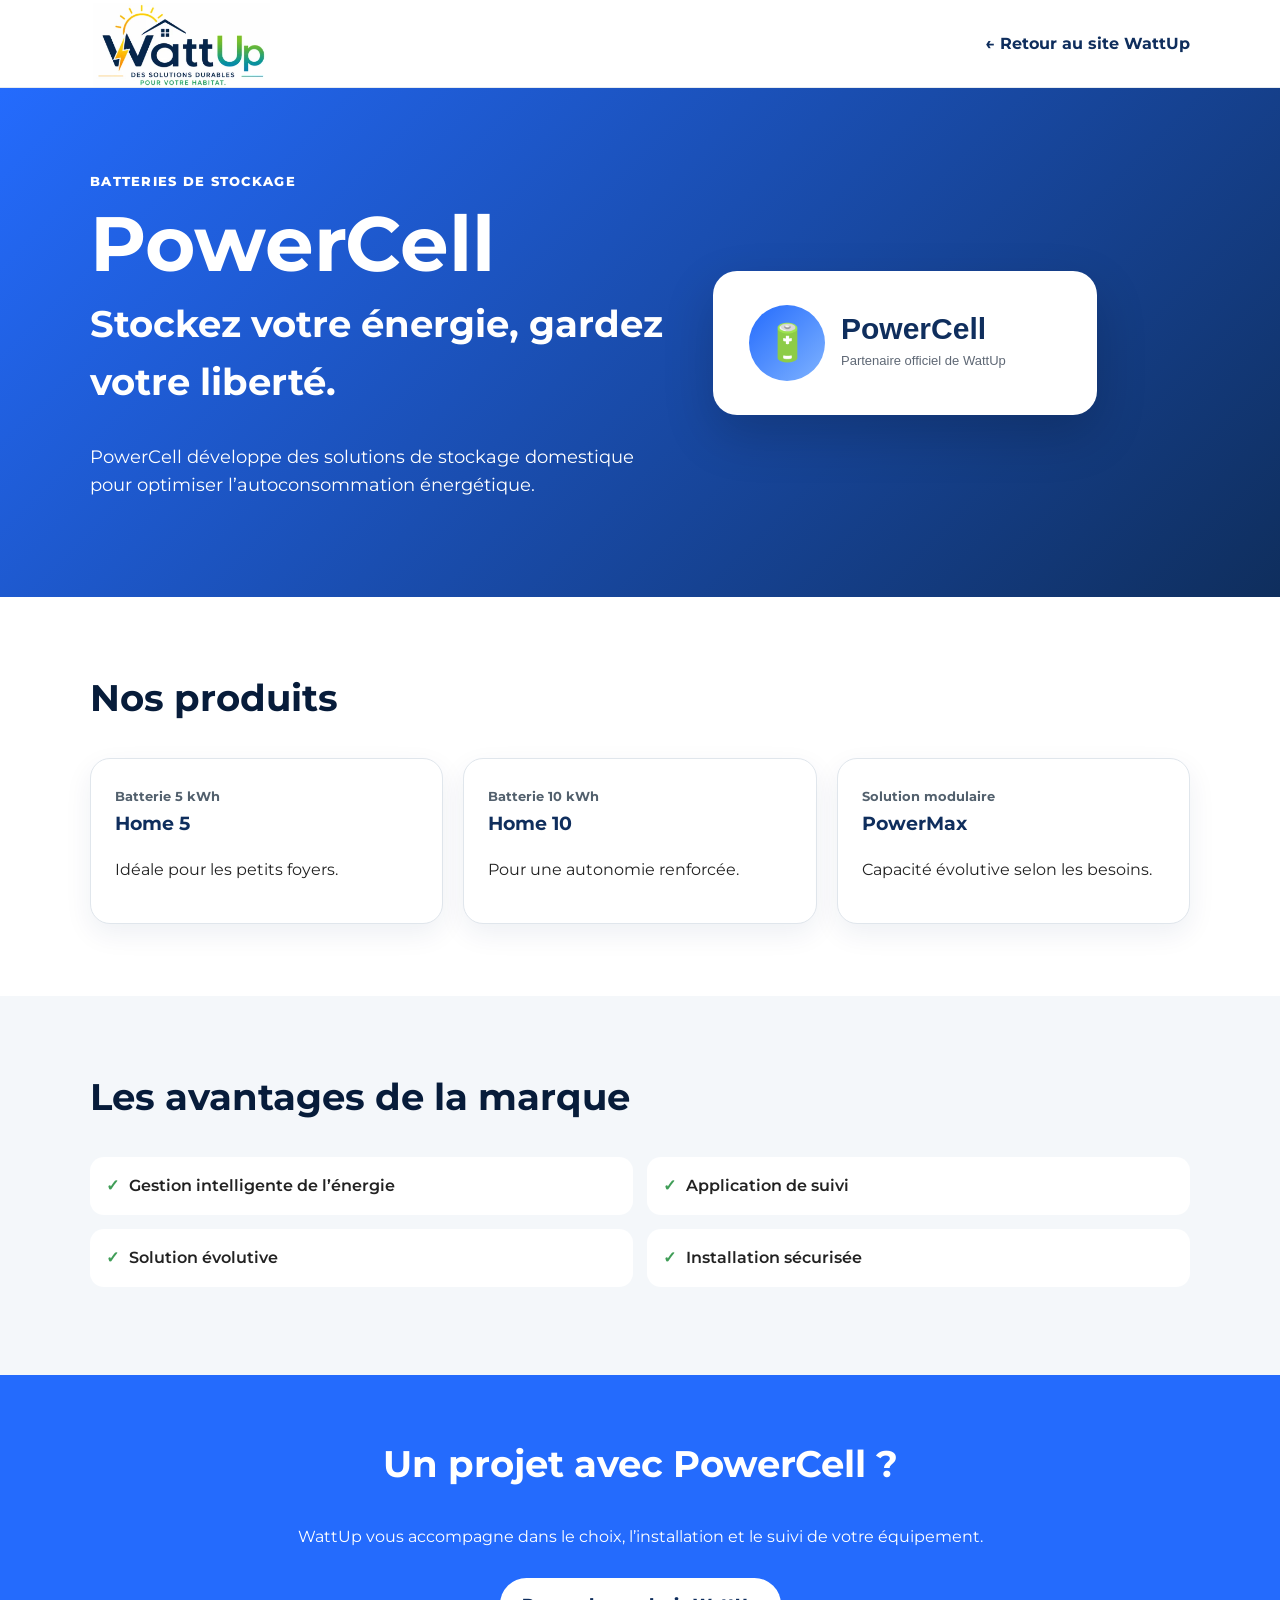
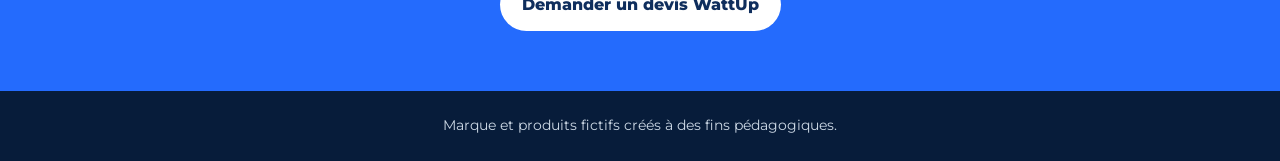
<file: partenaires/powercell.html>
<!doctype html>
<html lang="fr">
<head>
<meta charset="utf-8"><meta name="viewport" content="width=device-width,initial-scale=1">
<title>PowerCell | Partenaire WattUp</title>
<link rel="preconnect" href="https://fonts.googleapis.com">
<link rel="preconnect" href="https://fonts.gstatic.com" crossorigin>
<link href="https://fonts.googleapis.com/css2?family=Montserrat:wght@400;600;700;800&display=swap" rel="stylesheet">
<link rel="stylesheet" href="partenaires.css">
</head>
<body>
<header><div class="container"><nav><img src="../assets/logo-wattup.png" alt="WattUp"><a class="back" href="../index.html#partenaires">← Retour au site WattUp</a></nav></div></header>
<main>
<section class="hero" style="background:linear-gradient(135deg,#246BFD,#0f2e5d)">
<div class="container hero-grid">
<div><span class="tag">Batteries de stockage</span><h1>PowerCell</h1><h2 style="color:white">Stockez votre énergie, gardez votre liberté.</h2><p>PowerCell développe des solutions de stockage domestique pour optimiser l’autoconsommation énergétique.</p></div>
<img src="../assets/powercell.svg" alt="Logo PowerCell">
</div></section>
<section><div class="container"><h2>Nos produits</h2><div class="products"><article class="card"><span>Batterie 5 kWh</span><h3>Home 5</h3><p>Idéale pour les petits foyers.</p></article><article class="card"><span>Batterie 10 kWh</span><h3>Home 10</h3><p>Pour une autonomie renforcée.</p></article><article class="card"><span>Solution modulaire</span><h3>PowerMax</h3><p>Capacité évolutive selon les besoins.</p></article></div></div></section>
<section class="soft"><div class="container"><h2>Les avantages de la marque</h2><ul class="benefits"><li>Gestion intelligente de l’énergie</li><li>Application de suivi</li><li>Solution évolutive</li><li>Installation sécurisée</li></ul></div></section>
<section class="cta" style="background:#246BFD"><div class="container"><h2 style="color:white">Un projet avec PowerCell ?</h2><p>WattUp vous accompagne dans le choix, l’installation et le suivi de votre équipement.</p><a class="button" href="../index.html#contact">Demander un devis WattUp</a></div></section>
</main>
<footer>Marque et produits fictifs créés à des fins pédagogiques.</footer>
</body></html>
</file>
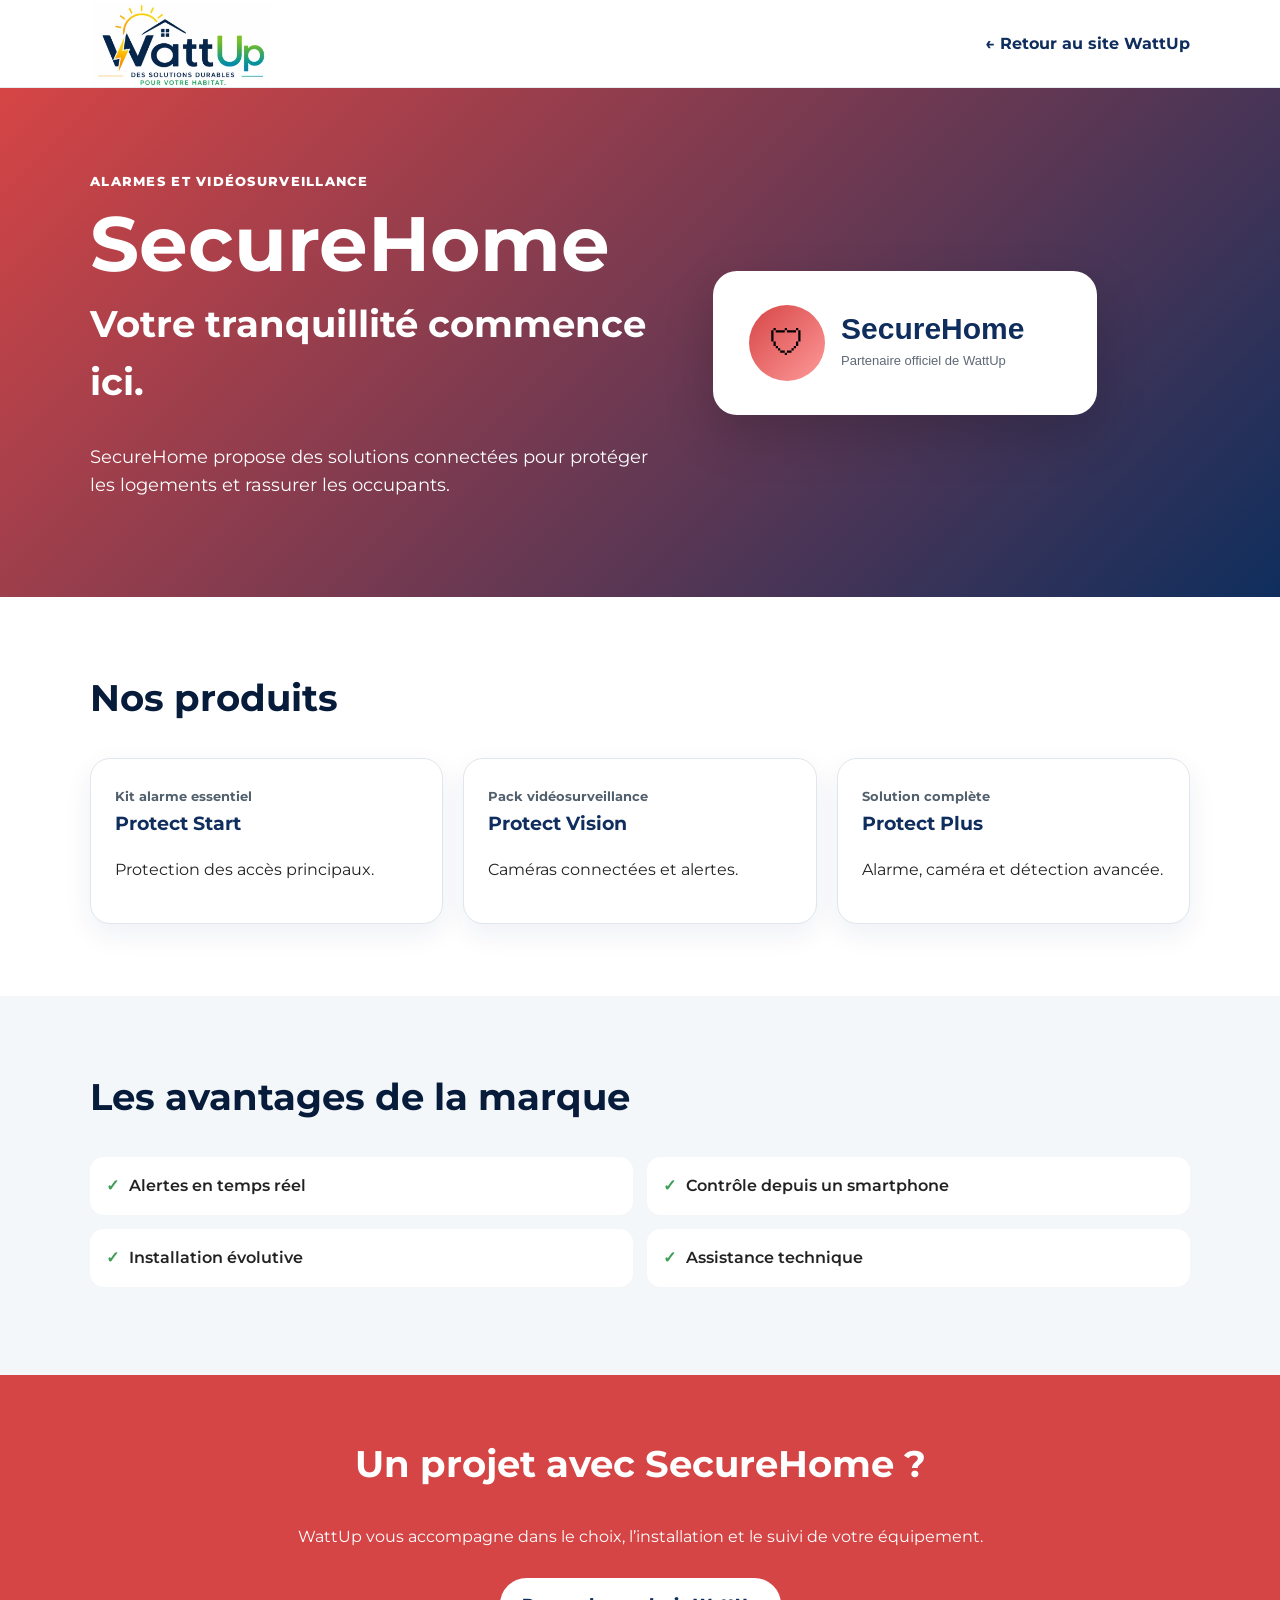
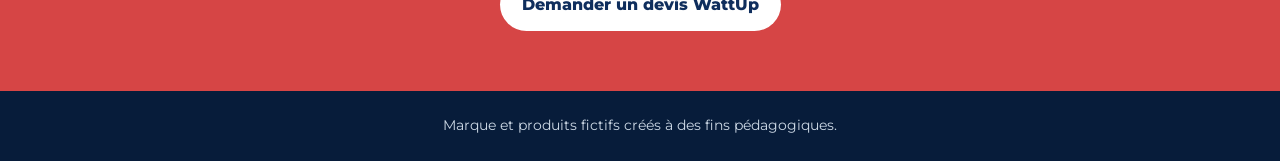
<file: partenaires/securehome.html>
<!doctype html>
<html lang="fr">
<head>
<meta charset="utf-8"><meta name="viewport" content="width=device-width,initial-scale=1">
<title>SecureHome | Partenaire WattUp</title>
<link rel="preconnect" href="https://fonts.googleapis.com">
<link rel="preconnect" href="https://fonts.gstatic.com" crossorigin>
<link href="https://fonts.googleapis.com/css2?family=Montserrat:wght@400;600;700;800&display=swap" rel="stylesheet">
<link rel="stylesheet" href="partenaires.css">
</head>
<body>
<header><div class="container"><nav><img src="../assets/logo-wattup.png" alt="WattUp"><a class="back" href="../index.html#partenaires">← Retour au site WattUp</a></nav></div></header>
<main>
<section class="hero" style="background:linear-gradient(135deg,#D64545,#0f2e5d)">
<div class="container hero-grid">
<div><span class="tag">Alarmes et vidéosurveillance</span><h1>SecureHome</h1><h2 style="color:white">Votre tranquillité commence ici.</h2><p>SecureHome propose des solutions connectées pour protéger les logements et rassurer les occupants.</p></div>
<img src="../assets/securehome.svg" alt="Logo SecureHome">
</div></section>
<section><div class="container"><h2>Nos produits</h2><div class="products"><article class="card"><span>Kit alarme essentiel</span><h3>Protect Start</h3><p>Protection des accès principaux.</p></article><article class="card"><span>Pack vidéosurveillance</span><h3>Protect Vision</h3><p>Caméras connectées et alertes.</p></article><article class="card"><span>Solution complète</span><h3>Protect Plus</h3><p>Alarme, caméra et détection avancée.</p></article></div></div></section>
<section class="soft"><div class="container"><h2>Les avantages de la marque</h2><ul class="benefits"><li>Alertes en temps réel</li><li>Contrôle depuis un smartphone</li><li>Installation évolutive</li><li>Assistance technique</li></ul></div></section>
<section class="cta" style="background:#D64545"><div class="container"><h2 style="color:white">Un projet avec SecureHome ?</h2><p>WattUp vous accompagne dans le choix, l’installation et le suivi de votre équipement.</p><a class="button" href="../index.html#contact">Demander un devis WattUp</a></div></section>
</main>
<footer>Marque et produits fictifs créés à des fins pédagogiques.</footer>
</body></html>
</file>
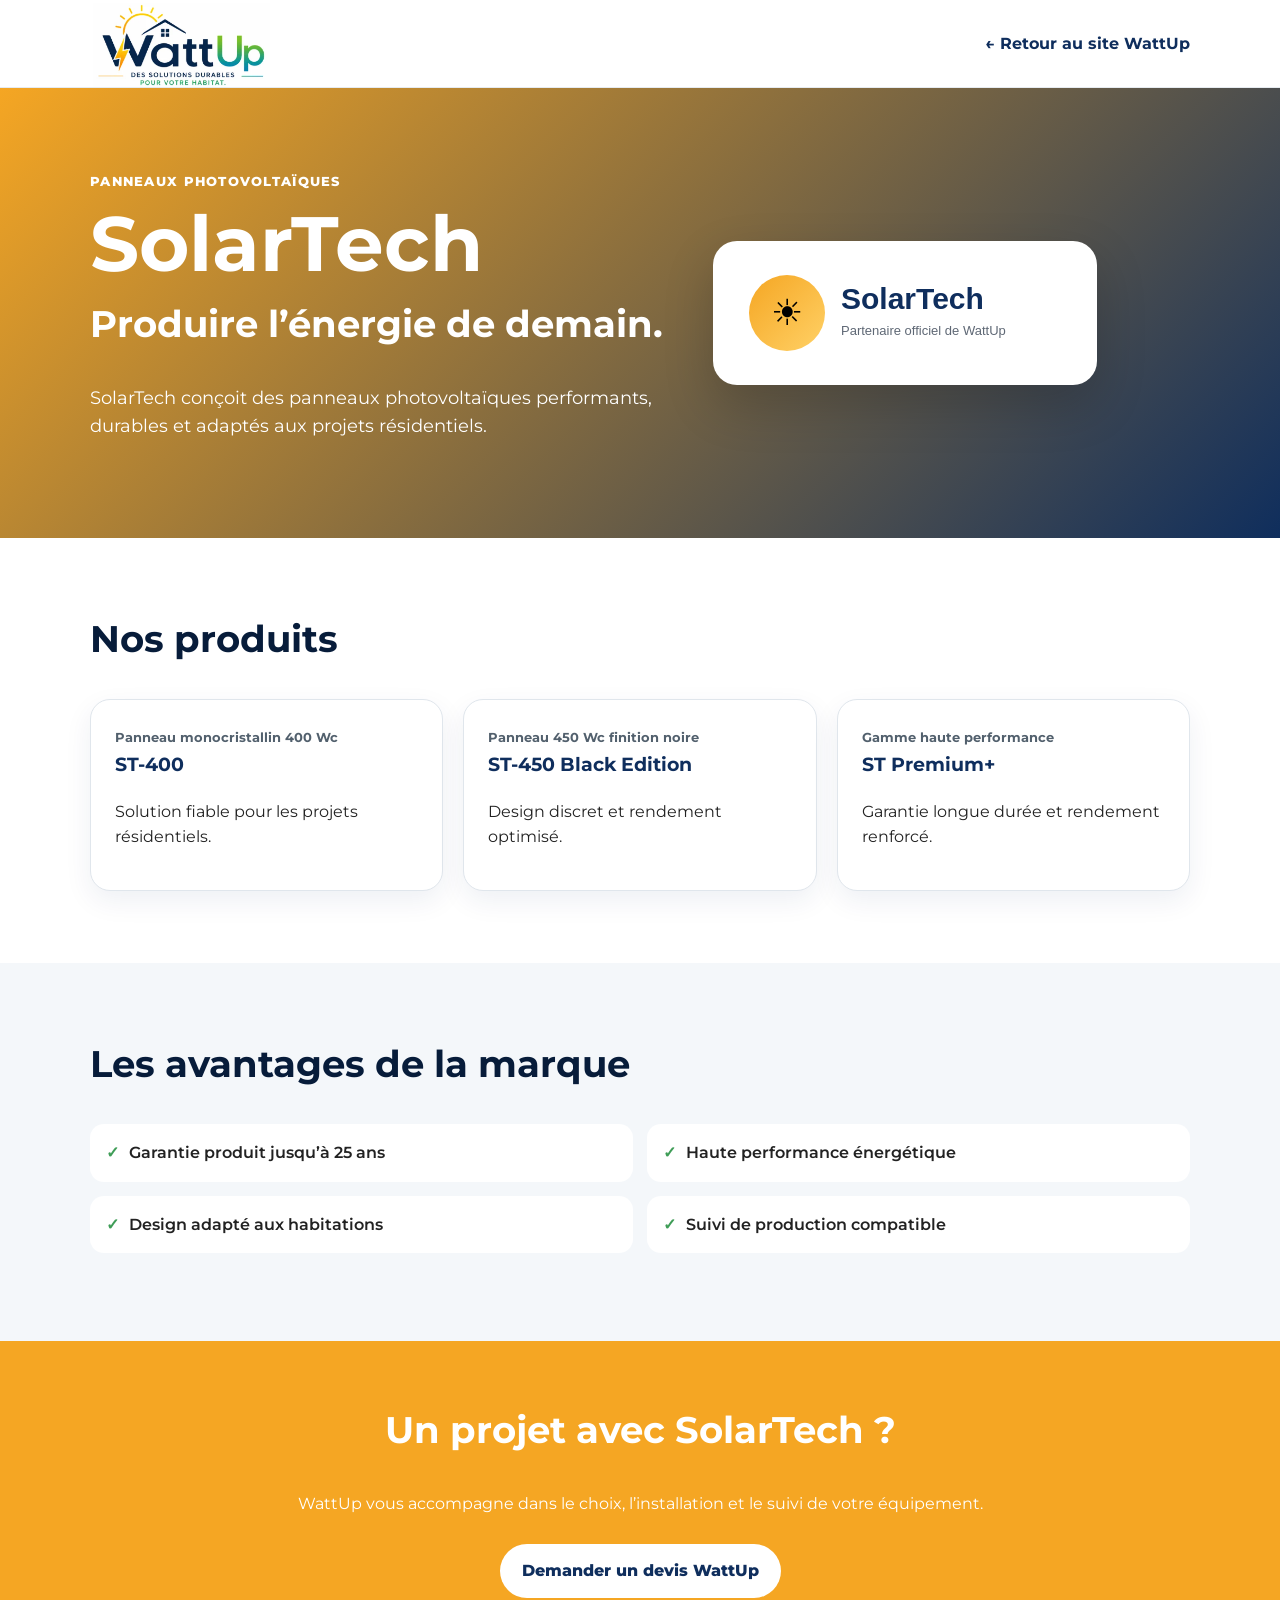
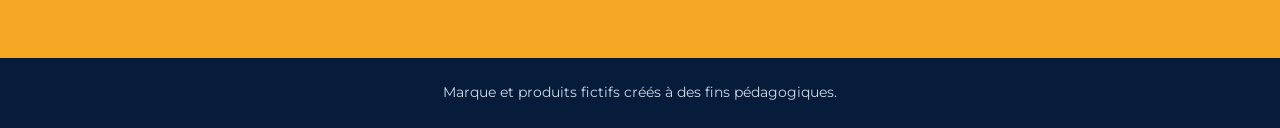
<file: partenaires/solartech.html>
<!doctype html>
<html lang="fr">
<head>
<meta charset="utf-8"><meta name="viewport" content="width=device-width,initial-scale=1">
<title>SolarTech | Partenaire WattUp</title>
<link rel="preconnect" href="https://fonts.googleapis.com">
<link rel="preconnect" href="https://fonts.gstatic.com" crossorigin>
<link href="https://fonts.googleapis.com/css2?family=Montserrat:wght@400;600;700;800&display=swap" rel="stylesheet">
<link rel="stylesheet" href="partenaires.css">
</head>
<body>
<header><div class="container"><nav><img src="../assets/logo-wattup.png" alt="WattUp"><a class="back" href="../index.html#partenaires">← Retour au site WattUp</a></nav></div></header>
<main>
<section class="hero" style="background:linear-gradient(135deg,#F5A623,#0f2e5d)">
<div class="container hero-grid">
<div><span class="tag">Panneaux photovoltaïques</span><h1>SolarTech</h1><h2 style="color:white">Produire l’énergie de demain.</h2><p>SolarTech conçoit des panneaux photovoltaïques performants, durables et adaptés aux projets résidentiels.</p></div>
<img src="../assets/solartech.svg" alt="Logo SolarTech">
</div></section>
<section><div class="container"><h2>Nos produits</h2><div class="products"><article class="card"><span>Panneau monocristallin 400 Wc</span><h3>ST-400</h3><p>Solution fiable pour les projets résidentiels.</p></article><article class="card"><span>Panneau 450 Wc finition noire</span><h3>ST-450 Black Edition</h3><p>Design discret et rendement optimisé.</p></article><article class="card"><span>Gamme haute performance</span><h3>ST Premium+</h3><p>Garantie longue durée et rendement renforcé.</p></article></div></div></section>
<section class="soft"><div class="container"><h2>Les avantages de la marque</h2><ul class="benefits"><li>Garantie produit jusqu’à 25 ans</li><li>Haute performance énergétique</li><li>Design adapté aux habitations</li><li>Suivi de production compatible</li></ul></div></section>
<section class="cta" style="background:#F5A623"><div class="container"><h2 style="color:white">Un projet avec SolarTech ?</h2><p>WattUp vous accompagne dans le choix, l’installation et le suivi de votre équipement.</p><a class="button" href="../index.html#contact">Demander un devis WattUp</a></div></section>
</main>
<footer>Marque et produits fictifs créés à des fins pédagogiques.</footer>
</body></html>
</file>
<file: style.css>
:root {
  --navy: #0f2e5d;
  --navy-dark: #071c3a;
  --green: #5ab454;
  --green-dark: #338c4d;
  --yellow: #ffc334;
  --teal: #00a8a8;
  --soft-blue: #e8edf4;
  --soft-green: #eef8ec;
  --text: #20242b;
  --muted: #5f6875;
  --white: #ffffff;
  --shadow: 0 16px 40px rgba(15, 46, 93, 0.12);
  --radius: 22px;
}

* { box-sizing: border-box; }
html { scroll-behavior: smooth; }
body {
  margin: 0;
  font-family: "Montserrat", Arial, sans-serif;
  color: var(--text);
  line-height: 1.6;
  background: var(--white);
}

img { max-width: 100%; }
a { color: inherit; text-decoration: none; }
.container { width: min(1160px, calc(100% - 40px)); margin: 0 auto; }

.site-header {
  position: sticky;
  top: 0;
  z-index: 20;
  background: rgba(255,255,255,.96);
  backdrop-filter: blur(12px);
  border-bottom: 1px solid #e9edf2;
}
.nav-wrap {
  min-height: 82px;
  display: flex;
  align-items: center;
  justify-content: space-between;
  gap: 28px;
}
.brand img { width: 190px; display: block; }
.main-nav { display: flex; align-items: center; gap: 24px; font-size: .92rem; font-weight: 600; }
.main-nav a:hover { color: var(--green-dark); }
.nav-cta {
  padding: 12px 18px;
  border-radius: 999px;
  background: var(--navy);
  color: var(--white) !important;
}
.menu-button { display: none; border: 0; background: none; font-size: 1.7rem; cursor: pointer; }

.hero {
  background:
    radial-gradient(circle at 85% 20%, rgba(255,195,52,.30), transparent 23rem),
    radial-gradient(circle at 10% 90%, rgba(90,180,84,.22), transparent 22rem),
    linear-gradient(135deg, #f9fbfd, #ffffff);
  padding: 88px 0;
  overflow: hidden;
}
.hero-grid { display: grid; grid-template-columns: 1.15fr .85fr; gap: 56px; align-items: center; }
.eyebrow {
  display: inline-block;
  color: var(--green-dark);
  font-weight: 800;
  text-transform: uppercase;
  letter-spacing: .08em;
  font-size: .82rem;
  margin-bottom: 12px;
}
.eyebrow.light { color: #d9ffd5; }
h1, h2, h3 { color: var(--navy-dark); line-height: 1.15; margin-top: 0; }
h1 { font-size: clamp(2.5rem, 6vw, 4.8rem); max-width: 760px; margin-bottom: 24px; letter-spacing: -.04em; }
h2 { font-size: clamp(2rem, 4vw, 3.2rem); margin-bottom: 18px; }
h3 { font-size: 1.2rem; }
.hero-content > p { font-size: 1.1rem; color: var(--muted); max-width: 670px; }
.hero-actions { display: flex; gap: 14px; flex-wrap: wrap; margin: 32px 0; }
.button {
  display: inline-flex;
  justify-content: center;
  align-items: center;
  min-height: 50px;
  padding: 0 22px;
  border-radius: 999px;
  border: 2px solid transparent;
  font-weight: 800;
  cursor: pointer;
  font-family: inherit;
}
.primary { background: var(--navy); color: var(--white); }
.primary:hover { background: var(--navy-dark); transform: translateY(-1px); }
.secondary { border-color: var(--navy); color: var(--navy); }
.secondary:hover { background: var(--soft-blue); }
.hero-points { display: flex; gap: 24px; flex-wrap: wrap; padding: 0; margin: 0; list-style: none; font-weight: 600; }
.hero-points li::before { content: "✓"; color: var(--green-dark); margin-right: 8px; }

.hero-card {
  background: var(--white);
  padding: 34px;
  border-radius: 30px;
  box-shadow: var(--shadow);
  border-top: 8px solid var(--yellow);
}
.energy-icon { font-size: 3.2rem; }
.stats { display: grid; grid-template-columns: repeat(3, 1fr); gap: 10px; margin-top: 28px; }
.stats div { background: var(--soft-blue); padding: 16px 10px; border-radius: 14px; text-align: center; }
.stats strong { display: block; color: var(--navy); font-size: 1.1rem; }
.stats span { display: block; color: var(--muted); font-size: .72rem; }

.section { padding: 88px 0; }
.section-heading { max-width: 760px; margin-bottom: 40px; }
.section-heading p, .split p, .contact-grid p { color: var(--muted); }
.cards { display: grid; grid-template-columns: repeat(4, 1fr); gap: 20px; }
.service-card {
  padding: 26px;
  border: 1px solid #e5eaf0;
  border-radius: var(--radius);
  background: var(--white);
  transition: .25s ease;
}
.service-card:hover { transform: translateY(-5px); box-shadow: var(--shadow); border-color: transparent; }
.service-card.highlighted { background: var(--navy); color: var(--white); }
.service-card.highlighted h3, .service-card.highlighted a { color: var(--white); }
.service-icon { font-size: 2rem; display: block; margin-bottom: 14px; }
.service-card p { color: var(--muted); font-size: .92rem; }
.service-card.highlighted p { color: #dce7f7; }
.service-card a { color: var(--green-dark); font-weight: 800; font-size: .9rem; }

.soft-bg { background: var(--soft-blue); }
.split { display: grid; grid-template-columns: 1fr .8fr; gap: 60px; align-items: center; }
.check-list { list-style: none; padding: 0; }
.check-list li { margin: 12px 0; font-weight: 600; }
.check-list li::before { content: "✓"; display: inline-grid; place-items: center; width: 26px; height: 26px; margin-right: 10px; border-radius: 50%; background: var(--soft-green); color: var(--green-dark); }
.finance-box { background: var(--white); border-radius: 28px; padding: 34px; box-shadow: var(--shadow); }
.finance-box > span { color: var(--green-dark); font-weight: 700; }
.price { font-size: 3.3rem; font-weight: 800; color: var(--navy); margin: 10px 0; }
.finance-box small { display: block; margin-top: 16px; color: var(--muted); }

.referral { background: linear-gradient(135deg, var(--navy), #174f79); color: var(--white); }
.referral h2 { color: var(--white); }
.referral p { color: #dbe8f5; }
.referral-grid { display: grid; grid-template-columns: 1fr .9fr; gap: 50px; align-items: center; }
.light-button { background: var(--white); color: var(--navy); }
.referral-steps { display: grid; gap: 14px; }
.referral-steps div { display: flex; align-items: center; gap: 16px; background: rgba(255,255,255,.1); border: 1px solid rgba(255,255,255,.18); padding: 16px; border-radius: 16px; }
.referral-steps strong { width: 40px; height: 40px; display: grid; place-items: center; background: var(--yellow); color: var(--navy); border-radius: 50%; }

.testimonials { display: grid; grid-template-columns: repeat(3, 1fr); gap: 22px; }
blockquote { margin: 0; padding: 28px; background: #fbfcfd; border: 1px solid #e7ebef; border-radius: var(--radius); }
blockquote p { color: var(--muted); }
blockquote footer { font-weight: 700; color: var(--navy); }
.stars { color: #f1ad00; letter-spacing: .12em; }

.contact-section { background: #f7f9fb; }
.contact-grid { display: grid; grid-template-columns: .8fr 1.1fr; gap: 60px; align-items: start; }
.contact-details { margin-top: 30px; }
.contact-form { background: var(--white); padding: 32px; border-radius: 26px; box-shadow: var(--shadow); display: grid; gap: 18px; }
label { display: grid; gap: 7px; font-weight: 700; color: var(--navy); font-size: .9rem; }
input, select, textarea {
  width: 100%;
  border: 1px solid #ced6df;
  border-radius: 12px;
  padding: 13px 14px;
  font: inherit;
  color: var(--text);
  background: var(--white);
}
input:focus, select:focus, textarea:focus { outline: 3px solid rgba(0,168,168,.18); border-color: var(--teal); }
.consent { grid-template-columns: auto 1fr; align-items: start; font-weight: 500; color: var(--muted); }
.consent input { width: auto; margin-top: 5px; }
.form-message { margin: 0; font-weight: 700; color: var(--green-dark); }

.site-footer { background: var(--navy-dark); color: var(--white); padding: 50px 0 18px; }
.footer-grid { display: grid; grid-template-columns: 1.4fr .7fr .9fr; gap: 40px; }
.footer-logo { width: 180px; background: var(--white); border-radius: 10px; padding: 6px; }
.footer-grid > div { display: flex; flex-direction: column; gap: 8px; }
.footer-grid a { color: #c8d7e8; font-size: .9rem; }
.pedagogical-note { text-align: center; margin: 40px 20px 0; padding-top: 18px; border-top: 1px solid rgba(255,255,255,.14); color: #aebfd2; font-size: .82rem; }

@media (max-width: 950px) {
  .menu-button { display: block; }
  .main-nav {
    display: none;
    position: absolute;
    left: 20px;
    right: 20px;
    top: 76px;
    flex-direction: column;
    align-items: stretch;
    padding: 20px;
    border-radius: 16px;
    background: var(--white);
    box-shadow: var(--shadow);
  }
  .main-nav.open { display: flex; }
  .hero-grid, .split, .referral-grid, .contact-grid { grid-template-columns: 1fr; }
  .cards { grid-template-columns: repeat(2, 1fr); }
  .testimonials { grid-template-columns: 1fr; }
}

@media (max-width: 620px) {
  .container { width: min(100% - 26px, 1160px); }
  .brand img { width: 155px; }
  .hero, .section { padding: 60px 0; }
  .cards { grid-template-columns: 1fr; }
  .stats { grid-template-columns: 1fr; }
  .footer-grid { grid-template-columns: 1fr; }
  .contact-form { padding: 22px; }
  h1 { font-size: 2.5rem; }
}


/* Chatbot WattBot */
.chatbot-toggle {
  position: fixed;
  right: 24px;
  bottom: 24px;
  z-index: 40;
  display: flex;
  align-items: center;
  gap: 10px;
  min-height: 56px;
  padding: 0 18px;
  border: 0;
  border-radius: 999px;
  background: var(--navy);
  color: var(--white);
  box-shadow: 0 14px 35px rgba(7, 28, 58, .28);
  font: inherit;
  font-weight: 800;
  cursor: pointer;
}
.chatbot-toggle:hover { transform: translateY(-2px); }
.chatbot-toggle span:first-child { font-size: 1.35rem; }

.chatbot {
  position: fixed;
  right: 24px;
  bottom: 92px;
  z-index: 45;
  width: min(390px, calc(100vw - 32px));
  max-height: min(620px, calc(100vh - 130px));
  display: none;
  grid-template-rows: auto 1fr auto auto auto;
  background: var(--white);
  border-radius: 22px;
  overflow: hidden;
  box-shadow: 0 24px 60px rgba(7, 28, 58, .26);
  border: 1px solid #dfe6ed;
}
.chatbot.open { display: grid; }

.chatbot-header {
  display: flex;
  justify-content: space-between;
  align-items: center;
  padding: 18px 20px;
  background: linear-gradient(135deg, var(--navy), #174f79);
  color: var(--white);
}
.chatbot-header div { display: grid; }
.chatbot-header strong { font-size: 1.05rem; }
.chatbot-header span { color: #dce9f5; font-size: .78rem; }
.chatbot-header button {
  border: 0;
  background: transparent;
  color: var(--white);
  font-size: 1.8rem;
  cursor: pointer;
}

.chatbot-messages {
  min-height: 260px;
  max-height: 320px;
  overflow-y: auto;
  padding: 18px;
  background: #f5f8fb;
}
.bot-message, .user-message {
  max-width: 84%;
  padding: 11px 14px;
  margin-bottom: 10px;
  border-radius: 16px;
  font-size: .9rem;
  line-height: 1.45;
}
.bot-message {
  background: var(--white);
  color: var(--text);
  border-bottom-left-radius: 5px;
  box-shadow: 0 3px 12px rgba(15, 46, 93, .07);
}
.user-message {
  margin-left: auto;
  background: var(--navy);
  color: var(--white);
  border-bottom-right-radius: 5px;
}

.chatbot-suggestions {
  display: flex;
  gap: 8px;
  overflow-x: auto;
  padding: 12px 14px 6px;
  background: var(--white);
}
.chatbot-suggestions button {
  flex: 0 0 auto;
  border: 1px solid #cfd9e4;
  background: var(--white);
  color: var(--navy);
  border-radius: 999px;
  padding: 8px 11px;
  font: inherit;
  font-size: .76rem;
  font-weight: 700;
  cursor: pointer;
}
.chatbot-suggestions button:hover { background: var(--soft-blue); }

.chatbot-form {
  display: grid;
  grid-template-columns: 1fr auto;
  gap: 8px;
  padding: 12px 14px;
  background: var(--white);
}
.chatbot-form input { border-radius: 999px; }
.chatbot-form button {
  width: 44px;
  height: 44px;
  border: 0;
  border-radius: 50%;
  background: var(--green-dark);
  color: var(--white);
  cursor: pointer;
}
.chatbot-note {
  margin: 0;
  padding: 0 14px 12px;
  text-align: center;
  color: var(--muted);
  font-size: .68rem;
}
.sr-only {
  position: absolute;
  width: 1px;
  height: 1px;
  padding: 0;
  margin: -1px;
  overflow: hidden;
  clip: rect(0,0,0,0);
  white-space: nowrap;
  border: 0;
}

@media (max-width: 620px) {
  .chatbot-toggle {
    right: 16px;
    bottom: 16px;
    width: 58px;
    padding: 0;
    justify-content: center;
  }
  .chatbot-label { display: none; }
  .chatbot {
    right: 16px;
    bottom: 84px;
  }
}

.partner-grid{display:grid;grid-template-columns:repeat(auto-fit,minmax(180px,1fr));gap:20px}
.partner{background:#fff;border-radius:18px;padding:20px;text-align:center;box-shadow:0 8px 20px rgba(0,0,0,.06)}
.partner img{width:160px;max-width:100%;margin-bottom:12px}
.partner p{margin:0;font-weight:700}
.partner small{font-weight:400;color:#666}

.partner-link{display:block;color:inherit;text-decoration:none;transition:.25s ease}
.partner-link:hover{transform:translateY(-6px);box-shadow:var(--shadow)}
.partner-link h3{margin:8px 0 4px;color:var(--navy)}
.partner-link p{margin:0 0 12px;color:var(--muted);font-size:.88rem}
.partner-link span{font-size:.82rem;font-weight:800;color:var(--green-dark)}
.partner-link img{width:100%;height:auto}

/* Le mot du directeur */
.director-section {
  background:
    radial-gradient(circle at 10% 20%, rgba(90,180,84,.12), transparent 20rem),
    linear-gradient(180deg, #ffffff, #f7f9fb);
}
.director-grid {
  display: grid;
  grid-template-columns: .72fr 1.28fr;
  gap: 64px;
  align-items: center;
}
.director-portrait {
  background: var(--white);
  border-radius: 28px;
  padding: 30px;
  box-shadow: var(--shadow);
  text-align: center;
}
.portrait-placeholder {
  width: 230px;
  height: 290px;
  max-width: 100%;
  margin: 0 auto 24px;
  display: grid;
  place-items: center;
  border-radius: 22px;
  background:
    radial-gradient(circle at 50% 30%, rgba(255,255,255,.25), transparent 30%),
    linear-gradient(135deg, var(--navy), #2e6d97);
}
.portrait-placeholder span {
  display: grid;
  place-items: center;
  width: 110px;
  height: 110px;
  border-radius: 50%;
  background: var(--yellow);
  color: var(--navy);
  font-size: 2.4rem;
  font-weight: 800;
  letter-spacing: .04em;
}
.director-identity h3 {
  margin-bottom: 6px;
  font-size: 1.35rem;
}
.director-identity p {
  margin: 0;
  color: var(--muted);
  font-size: .9rem;
}
.director-message > p {
  color: var(--muted);
  font-size: 1rem;
}
.director-quote {
  margin: 28px 0;
  padding: 22px 24px;
  border-left: 5px solid var(--green);
  border-radius: 0 16px 16px 0;
  background: var(--soft-green);
  color: var(--navy);
  font-weight: 700;
  font-style: italic;
}
.director-signature {
  display: grid;
  margin-top: 24px;
}
.director-signature strong {
  color: var(--navy);
  font-size: 1.05rem;
}
.director-signature span {
  color: var(--muted);
  font-size: .86rem;
}

@media (max-width: 850px) {
  .director-grid {
    grid-template-columns: 1fr;
  }
  .director-portrait {
    max-width: 420px;
    margin: 0 auto;
  }
}

/* Espace À propos */
.about-section {
  background:
    radial-gradient(circle at 8% 10%, rgba(121,201,67,.11), transparent 22rem),
    linear-gradient(180deg, #ffffff, #f6f8fb);
}
.about-nav {
  display: flex;
  flex-wrap: wrap;
  justify-content: center;
  gap: 10px;
  margin: 0 0 42px;
}
.about-nav a {
  padding: 10px 16px;
  border: 1px solid #dbe3eb;
  border-radius: 999px;
  background: white;
  color: var(--navy);
  font-weight: 700;
  font-size: .84rem;
}
.about-nav a:hover {
  border-color: var(--green);
  transform: translateY(-2px);
}
.about-panel {
  display: grid;
  grid-template-columns: 1.25fr .75fr;
  gap: 36px;
  align-items: center;
  margin: 28px 0;
  padding: 34px;
  border: 1px solid #e2e8ef;
  border-radius: 24px;
  background: white;
  box-shadow: 0 12px 32px rgba(15,46,93,.06);
}
.about-panel h3 {
  margin: 8px 0 12px;
  color: var(--navy);
  font-size: 1.55rem;
}
.about-panel p {
  margin: 0;
  color: var(--muted);
}
.mini-label {
  color: var(--green-dark);
  font-size: .75rem;
  font-weight: 800;
  text-transform: uppercase;
  letter-spacing: .1em;
}
.history-numbers {
  display: grid;
  gap: 12px;
}
.history-numbers div {
  padding: 16px;
  border-radius: 16px;
  background: var(--soft-green);
}
.history-numbers strong,
.history-numbers span {
  display: block;
}
.history-numbers strong {
  color: var(--navy);
  font-size: 1.45rem;
}
.history-numbers span {
  color: var(--muted);
  font-size: .82rem;
}
.values-grid {
  display: grid;
  grid-template-columns: repeat(4, 1fr);
  gap: 18px;
  margin: 34px 0 62px;
}
.values-grid article {
  padding: 24px 20px;
  border: 1px solid #e1e7ed;
  border-radius: 20px;
  background: white;
  text-align: center;
}
.values-grid article > span {
  font-size: 2rem;
}
.values-grid h3 {
  color: var(--navy);
  margin: 10px 0 8px;
}
.values-grid p {
  color: var(--muted);
  font-size: .88rem;
  margin: 0;
}
.director-grid {
  display: grid;
  grid-template-columns: .72fr 1.28fr;
  gap: 60px;
  align-items: center;
  margin: 20px 0 70px;
}
.director-portrait {
  background: white;
  border-radius: 28px;
  padding: 30px;
  box-shadow: var(--shadow);
  text-align: center;
}
.portrait-placeholder {
  width: 230px;
  height: 290px;
  max-width: 100%;
  margin: 0 auto 24px;
  display: grid;
  place-items: center;
  border-radius: 22px;
  background:
    radial-gradient(circle at 50% 30%, rgba(255,255,255,.25), transparent 30%),
    linear-gradient(135deg, var(--navy), #2e6d97);
}
.portrait-placeholder span {
  display: grid;
  place-items: center;
  width: 110px;
  height: 110px;
  border-radius: 50%;
  background: var(--yellow);
  color: var(--navy);
  font-size: 2.4rem;
  font-weight: 800;
}
.director-identity h3 {
  margin-bottom: 6px;
}
.director-identity p {
  margin: 0;
  color: var(--muted);
  font-size: .9rem;
}
.director-message > p {
  color: var(--muted);
}
.director-quote {
  margin: 28px 0;
  padding: 22px 24px;
  border-left: 5px solid var(--green);
  border-radius: 0 16px 16px 0;
  background: var(--soft-green);
  color: var(--navy);
  font-weight: 700;
  font-style: italic;
}
.director-signature {
  display: grid;
}
.director-signature strong {
  color: var(--navy);
}
.director-signature span {
  color: var(--muted);
  font-size: .86rem;
}
.team-list {
  display: grid;
  grid-template-columns: repeat(2, 1fr);
  gap: 10px;
}
.team-list span {
  padding: 14px;
  border-radius: 14px;
  background: var(--soft-green);
  color: var(--navy);
  font-weight: 700;
  text-align: center;
}
.agency-panel .button {
  justify-self: end;
}
.news-grid {
  display: grid;
  grid-template-columns: repeat(3, 1fr);
  gap: 18px;
  margin-top: 32px;
}
.news-grid article {
  padding: 24px;
  border-radius: 20px;
  background: var(--navy);
  color: white;
}
.news-grid article > span {
  color: var(--yellow);
  font-size: .72rem;
  font-weight: 800;
  text-transform: uppercase;
}
.news-grid h3 {
  margin: 9px 0;
  color: white;
}
.news-grid p {
  margin: 0;
  color: #dbe5f0;
  font-size: .88rem;
}

@media (max-width: 920px) {
  .values-grid,
  .news-grid {
    grid-template-columns: repeat(2, 1fr);
  }
  .director-grid {
    grid-template-columns: 1fr;
  }
  .director-portrait {
    max-width: 430px;
    margin: auto;
  }
}
@media (max-width: 650px) {
  .about-panel,
  .values-grid,
  .news-grid {
    grid-template-columns: 1fr;
  }
  .team-list {
    grid-template-columns: 1fr;
  }
  .agency-panel .button {
    justify-self: start;
  }
}

/* Portrait de William Urban */
.director-photo {
  width: 100%;
  margin: 0 0 24px;
  overflow: hidden;
  border-radius: 22px;
  background: #eef2f5;
  aspect-ratio: 4 / 5;
}
.director-photo img {
  width: 100%;
  height: 100%;
  display: block;
  object-fit: cover;
  object-position: center top;
}
.director-identity {
  padding: 4px 8px 8px;
}
.director-identity h3 {
  margin: 0 0 6px;
  color: var(--navy);
  font-size: 1.45rem;
}
.director-identity p {
  margin: 0;
  color: var(--green-dark);
  font-weight: 700;
}
.director-identity span {
  display: block;
  margin-top: 12px;
  color: var(--muted);
  font-size: .86rem;
  font-style: italic;
}


/* Justification du mot du directeur */
.director-message p{
  text-align: justify;
  text-justify: inter-word;
}
</file>
<file: partenaires/partenaires.css>
:root{--navy:#0f2e5d;--dark:#071c3a;--text:#222;--muted:#657080;--soft:#f4f7fa}
*{box-sizing:border-box}body{margin:0;font-family:Montserrat,Arial,sans-serif;color:var(--text);line-height:1.6;background:white}
.container{width:min(1100px,calc(100% - 40px));margin:auto}a{text-decoration:none;color:inherit}
header{border-bottom:1px solid #e6ebf0;background:white;position:sticky;top:0;z-index:10}
nav{min-height:76px;display:flex;justify-content:space-between;align-items:center;gap:20px}
nav img{width:180px}.back{font-weight:700;color:var(--navy)}
.hero{padding:80px 0;color:white}.hero-grid{display:grid;grid-template-columns:1.1fr .9fr;align-items:center;gap:40px}
.hero h1{font-size:clamp(2.7rem,6vw,5rem);line-height:1.05;margin:10px 0}.hero p{font-size:1.1rem;max-width:650px}
.hero img{background:white;border-radius:24px;padding:12px;box-shadow:0 20px 50px rgba(0,0,0,.18)}
.tag{font-size:.8rem;text-transform:uppercase;letter-spacing:.1em;font-weight:800}
section{padding:72px 0}h2{font-size:2.3rem;color:var(--dark);margin-top:0}
.products{display:grid;grid-template-columns:repeat(3,1fr);gap:20px}
.card{border:1px solid #e0e6ec;border-radius:20px;padding:24px;background:white;box-shadow:0 10px 28px rgba(15,46,93,.07)}
.card h3{color:var(--navy);margin-top:0}.card span{font-size:.82rem;font-weight:700;color:#52606d}
.soft{background:var(--soft)}.benefits{display:grid;grid-template-columns:repeat(2,1fr);gap:14px;padding:0;list-style:none}
.benefits li{background:white;border-radius:14px;padding:16px;font-weight:600}.benefits li:before{content:"✓";margin-right:10px;color:#3f9d57}
.cta{padding:60px 0;text-align:center;color:white}.button{display:inline-block;background:white;color:var(--navy);font-weight:800;padding:14px 22px;border-radius:999px;margin-top:12px}
footer{background:var(--dark);color:#ccd8e5;text-align:center;padding:24px;font-size:.85rem}
@media(max-width:760px){.hero-grid,.products{grid-template-columns:1fr}.benefits{grid-template-columns:1fr}.hero{padding:55px 0}nav img{width:145px}}
</file>
